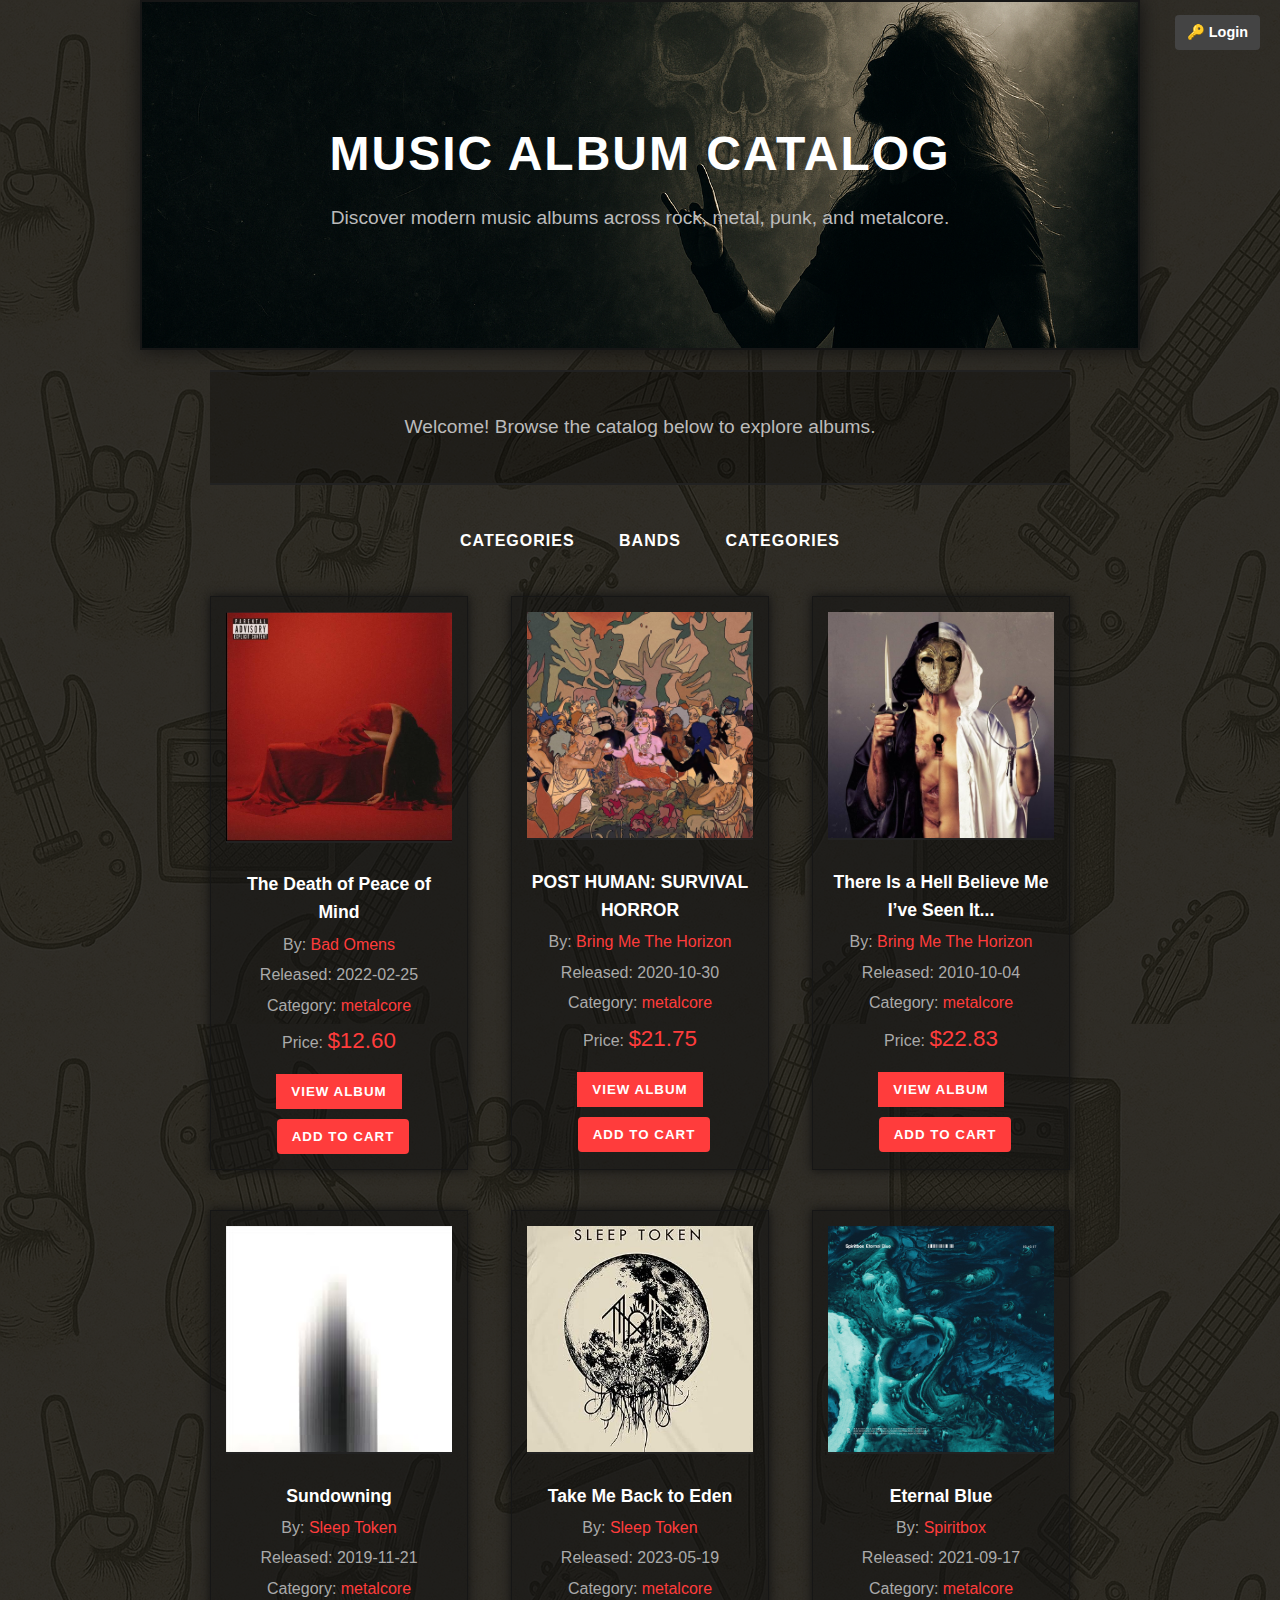
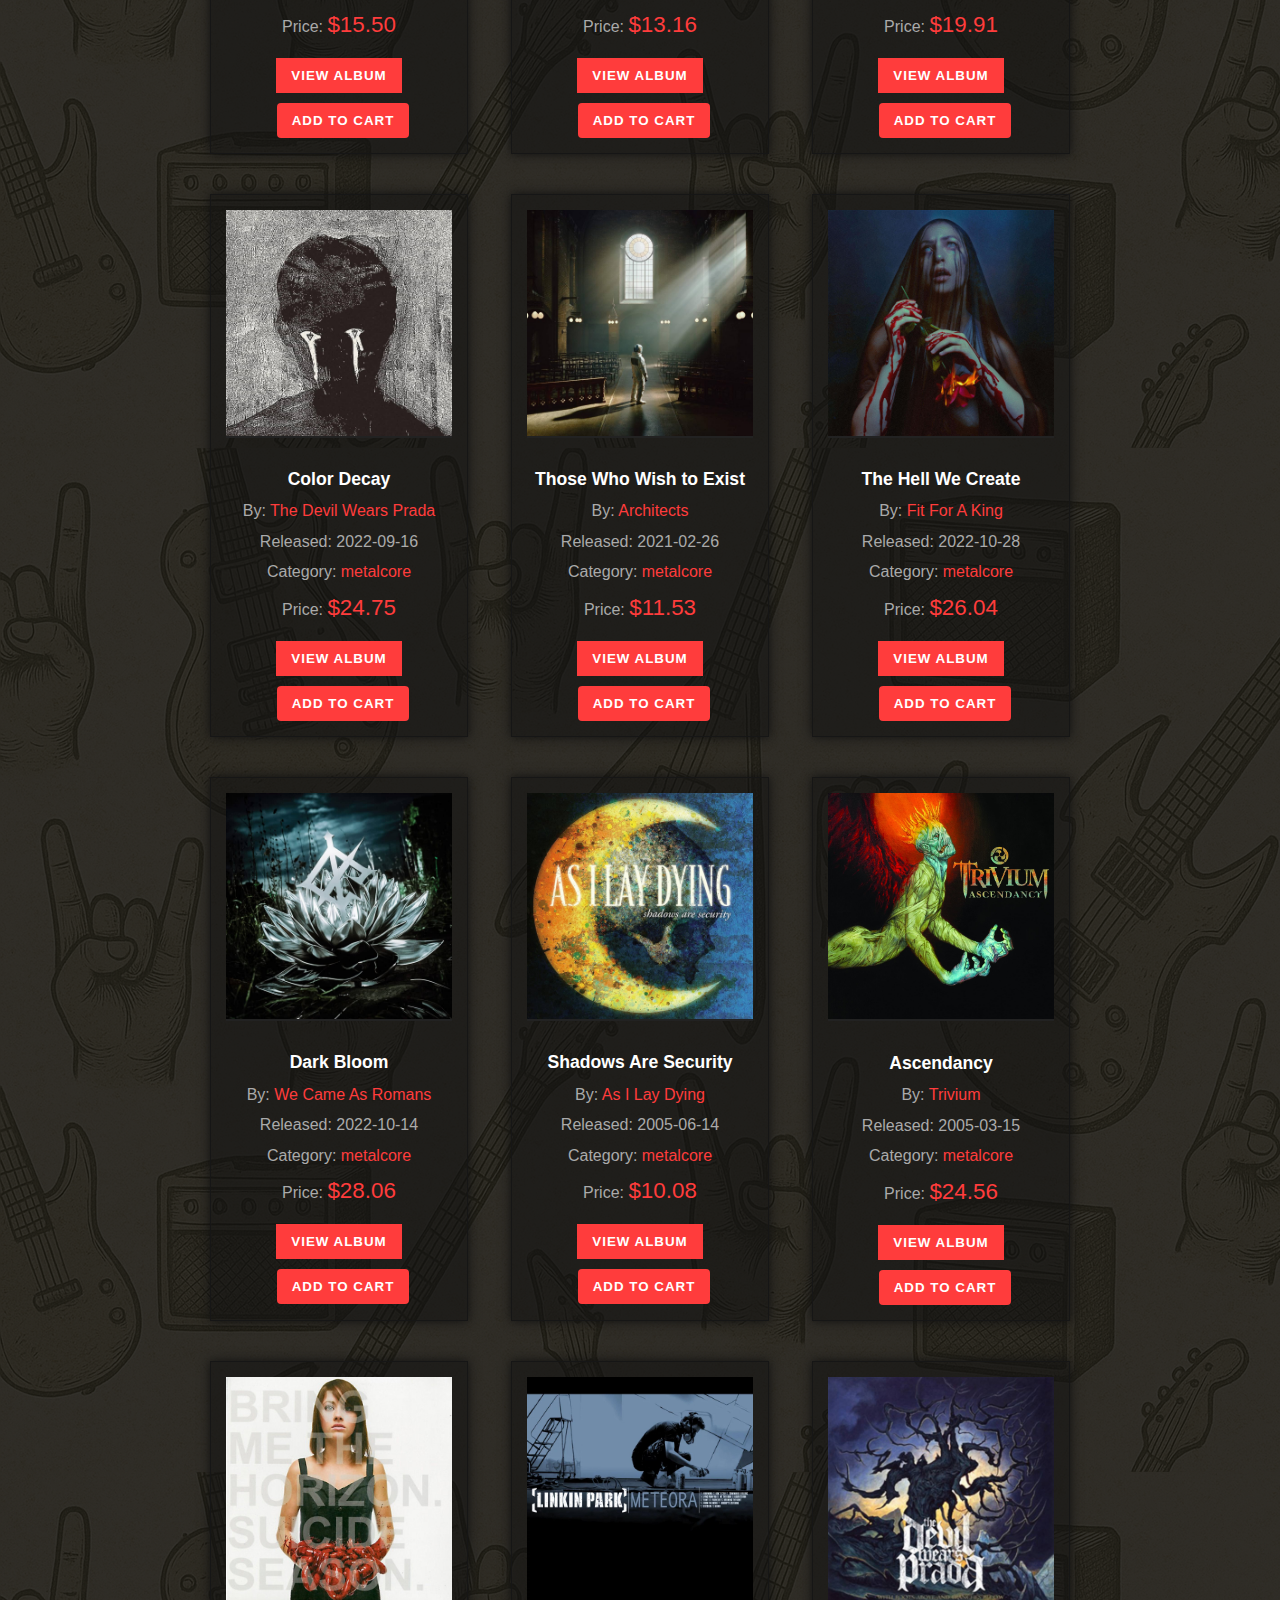
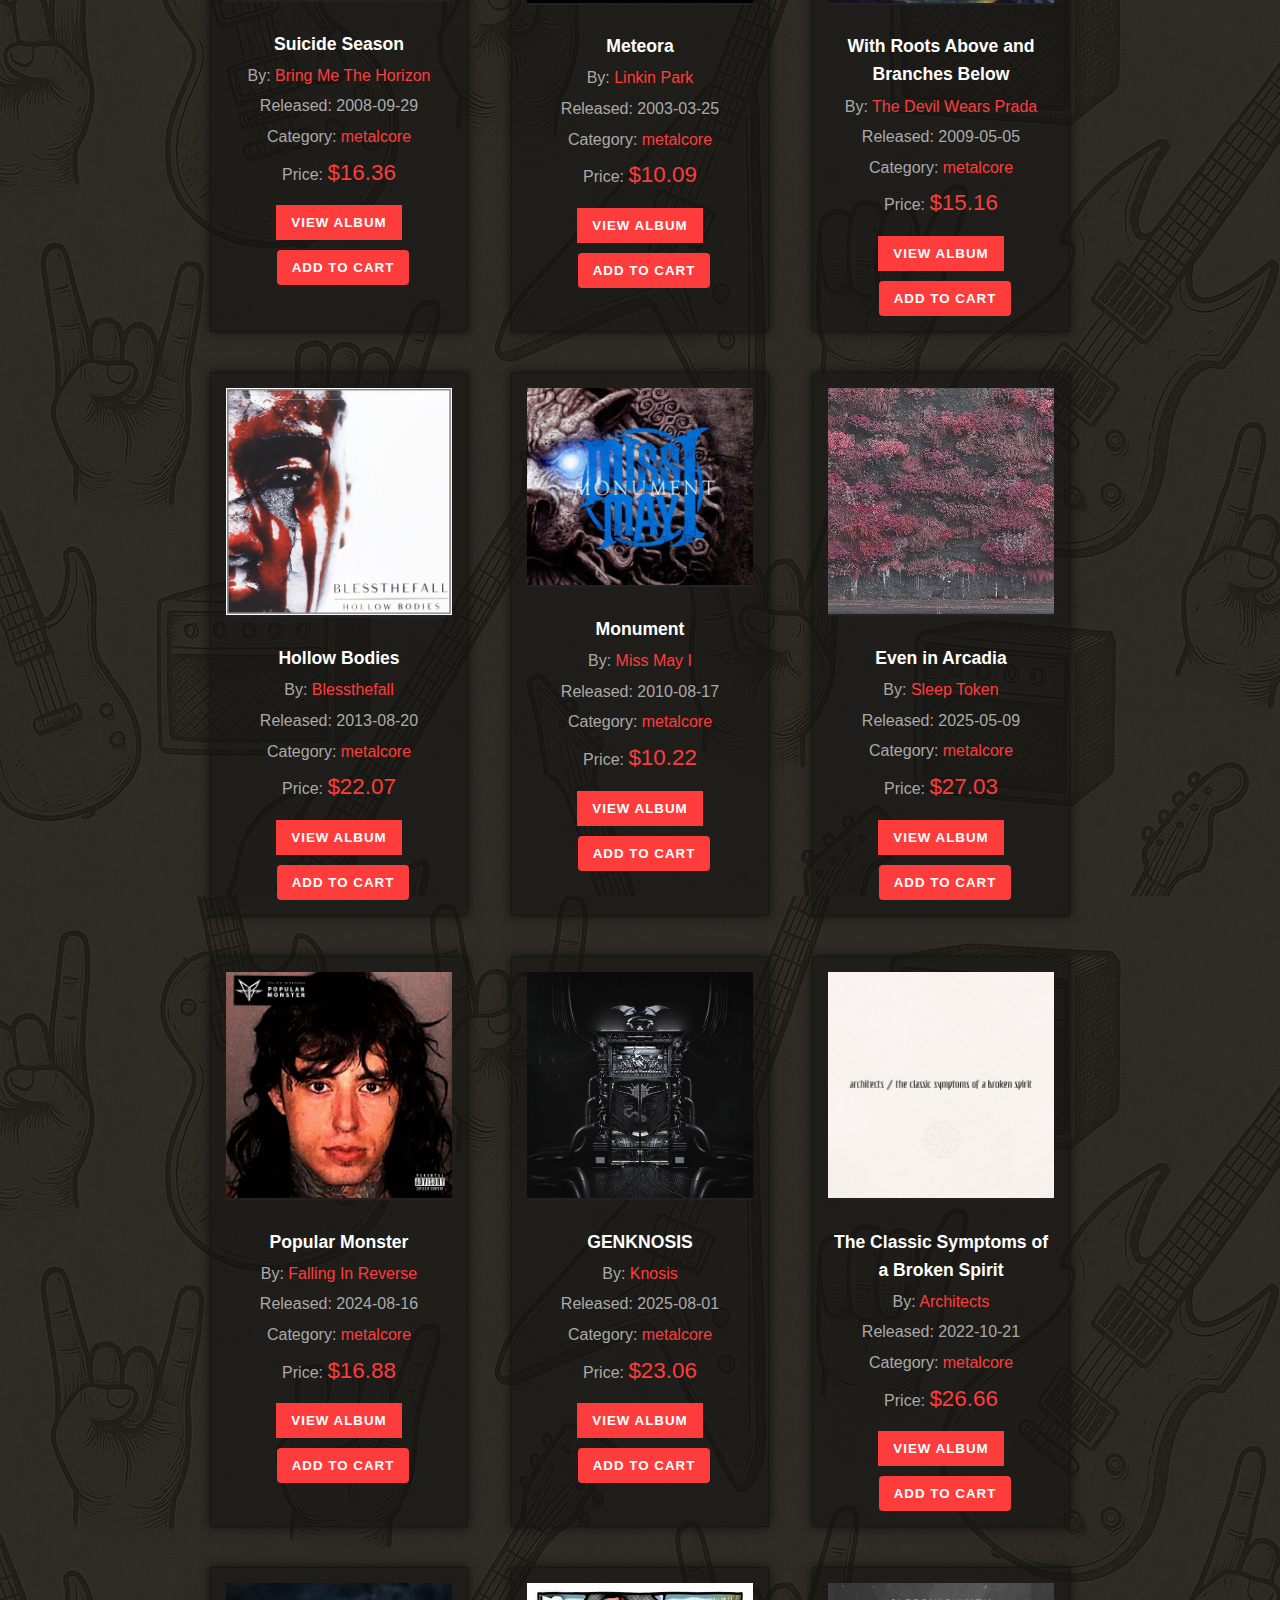
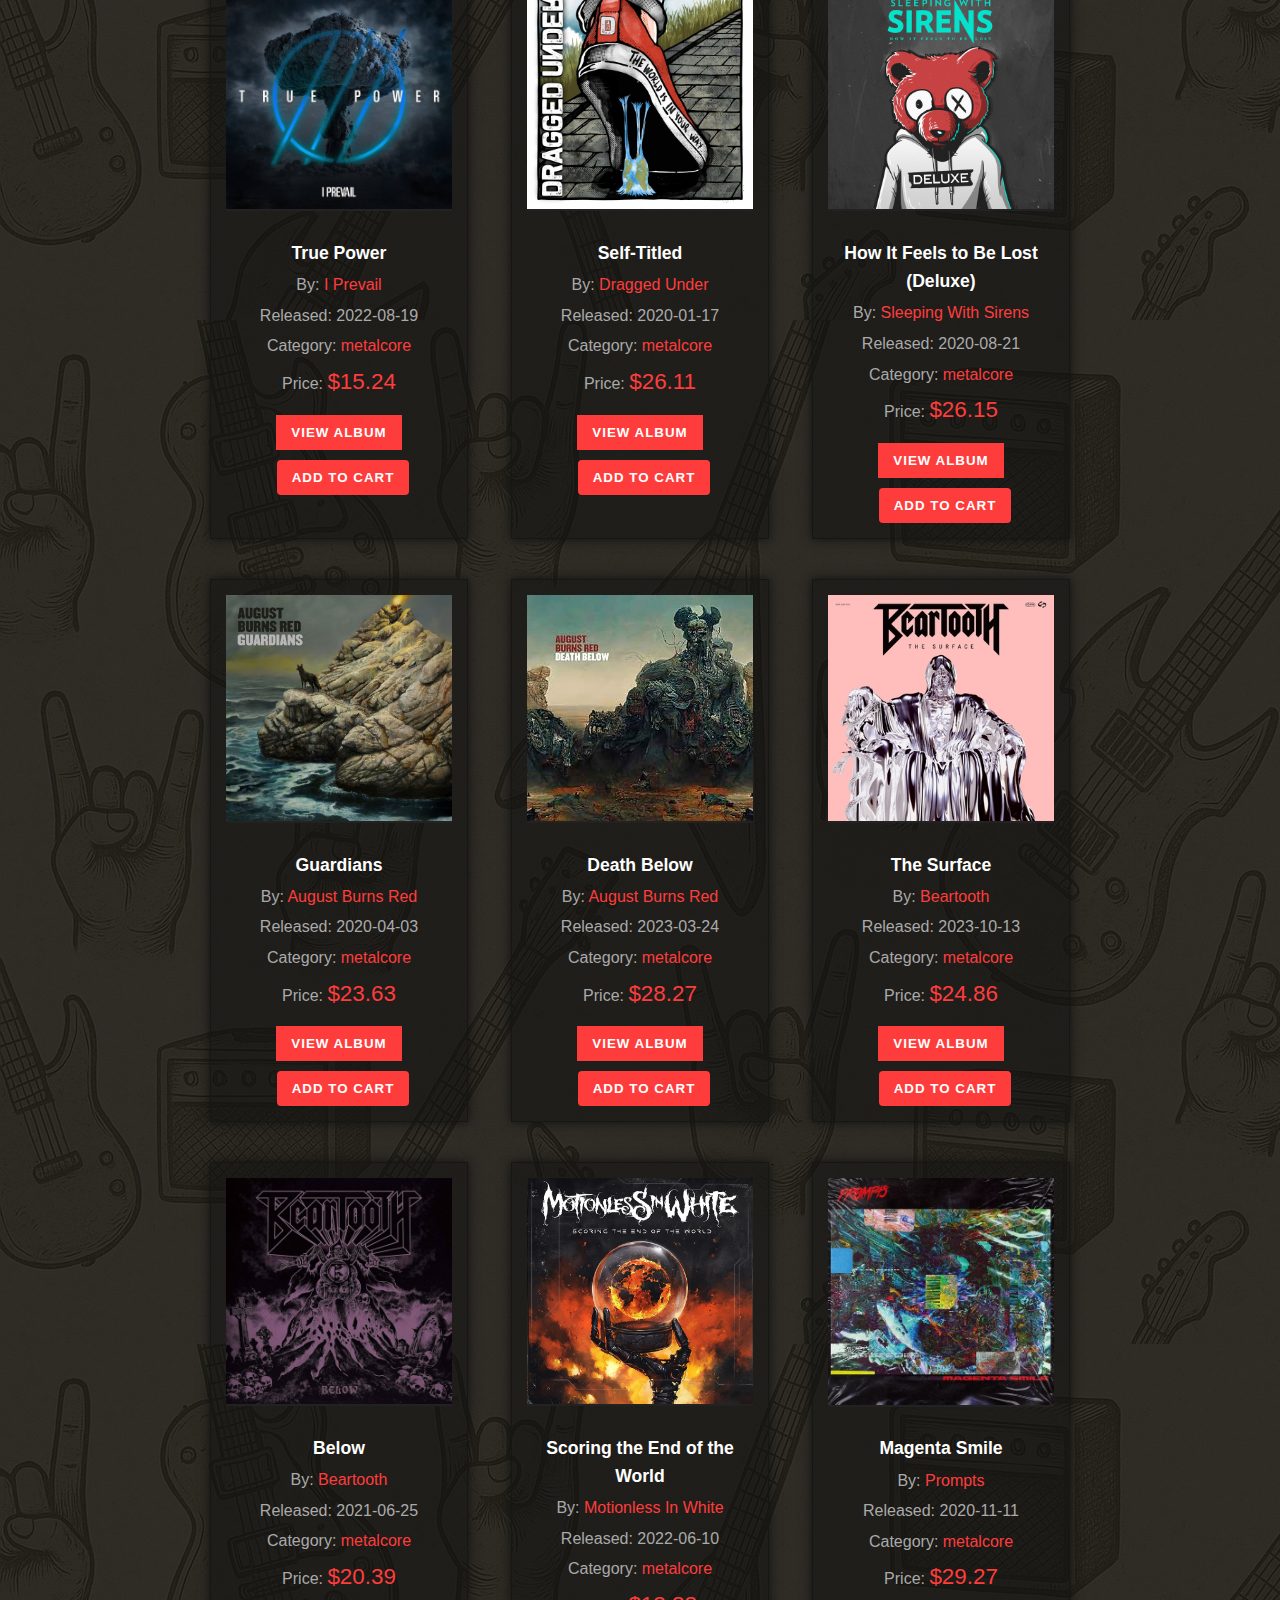
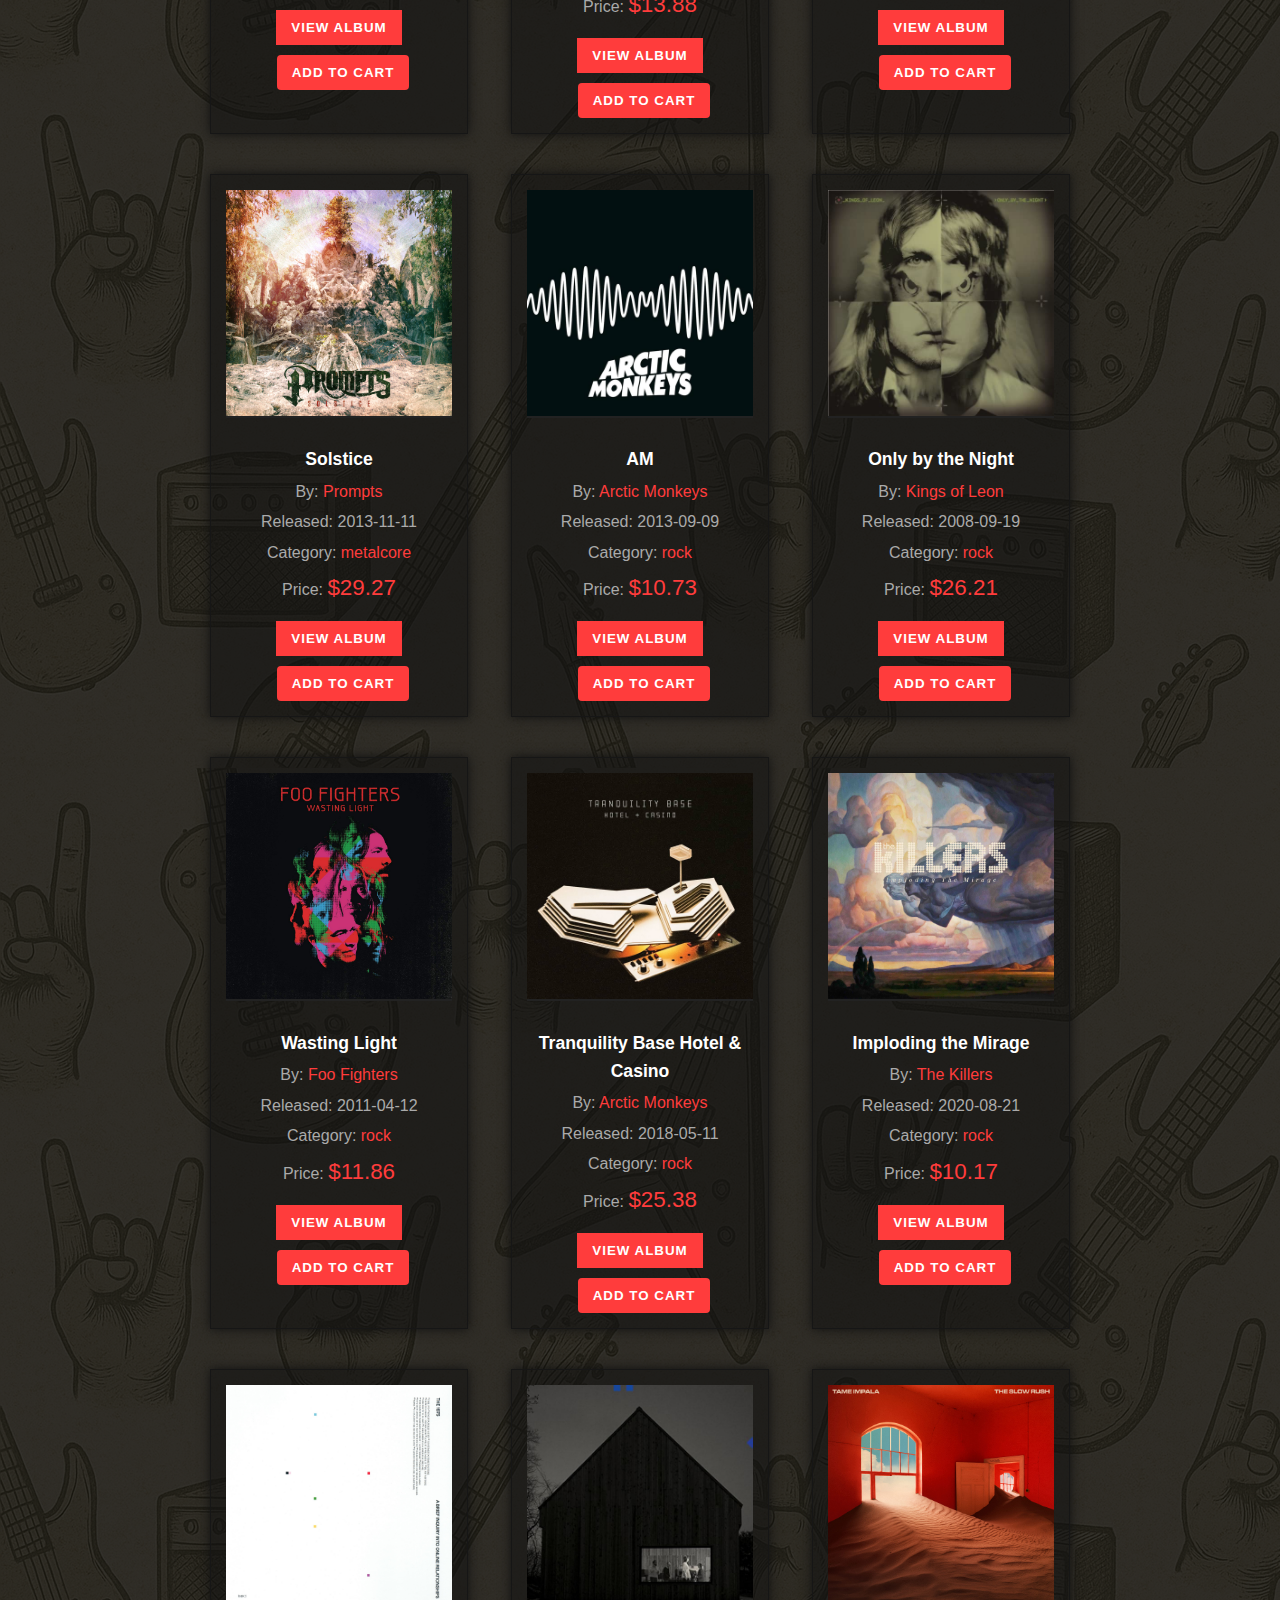
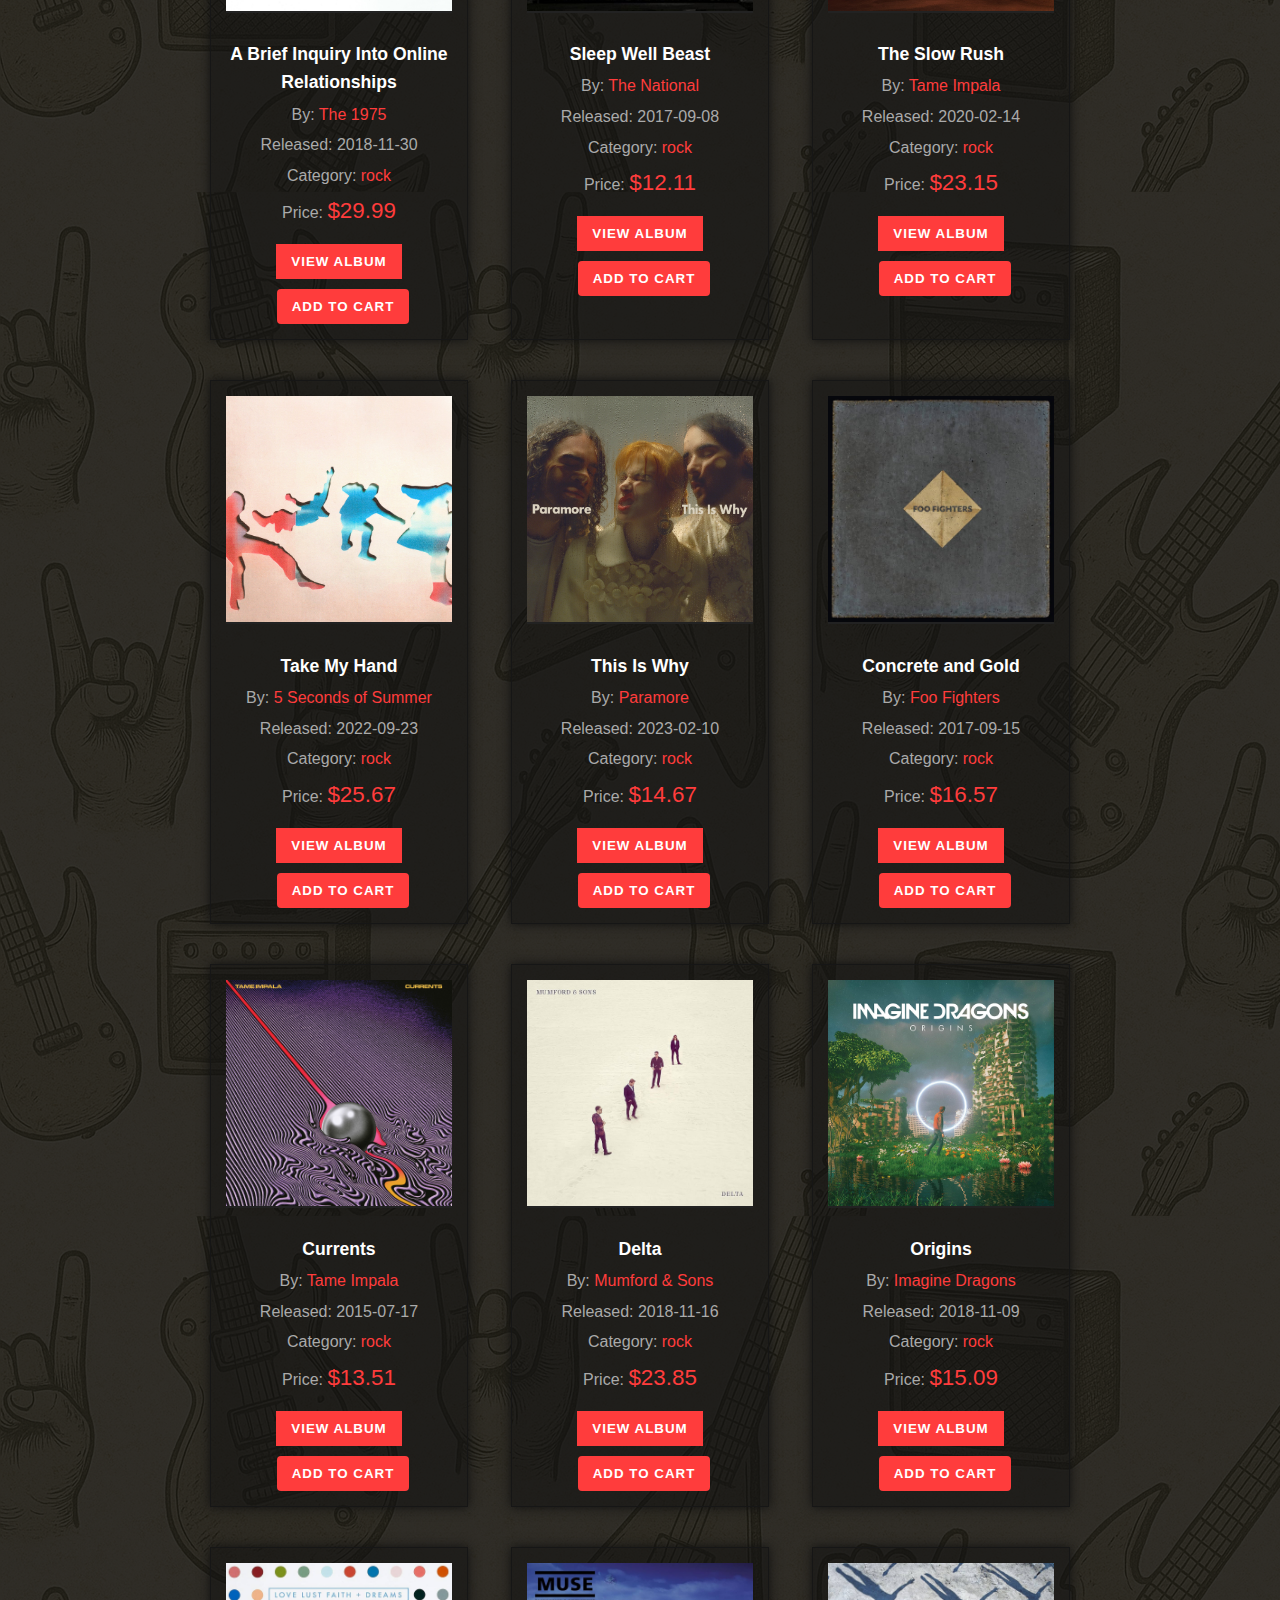
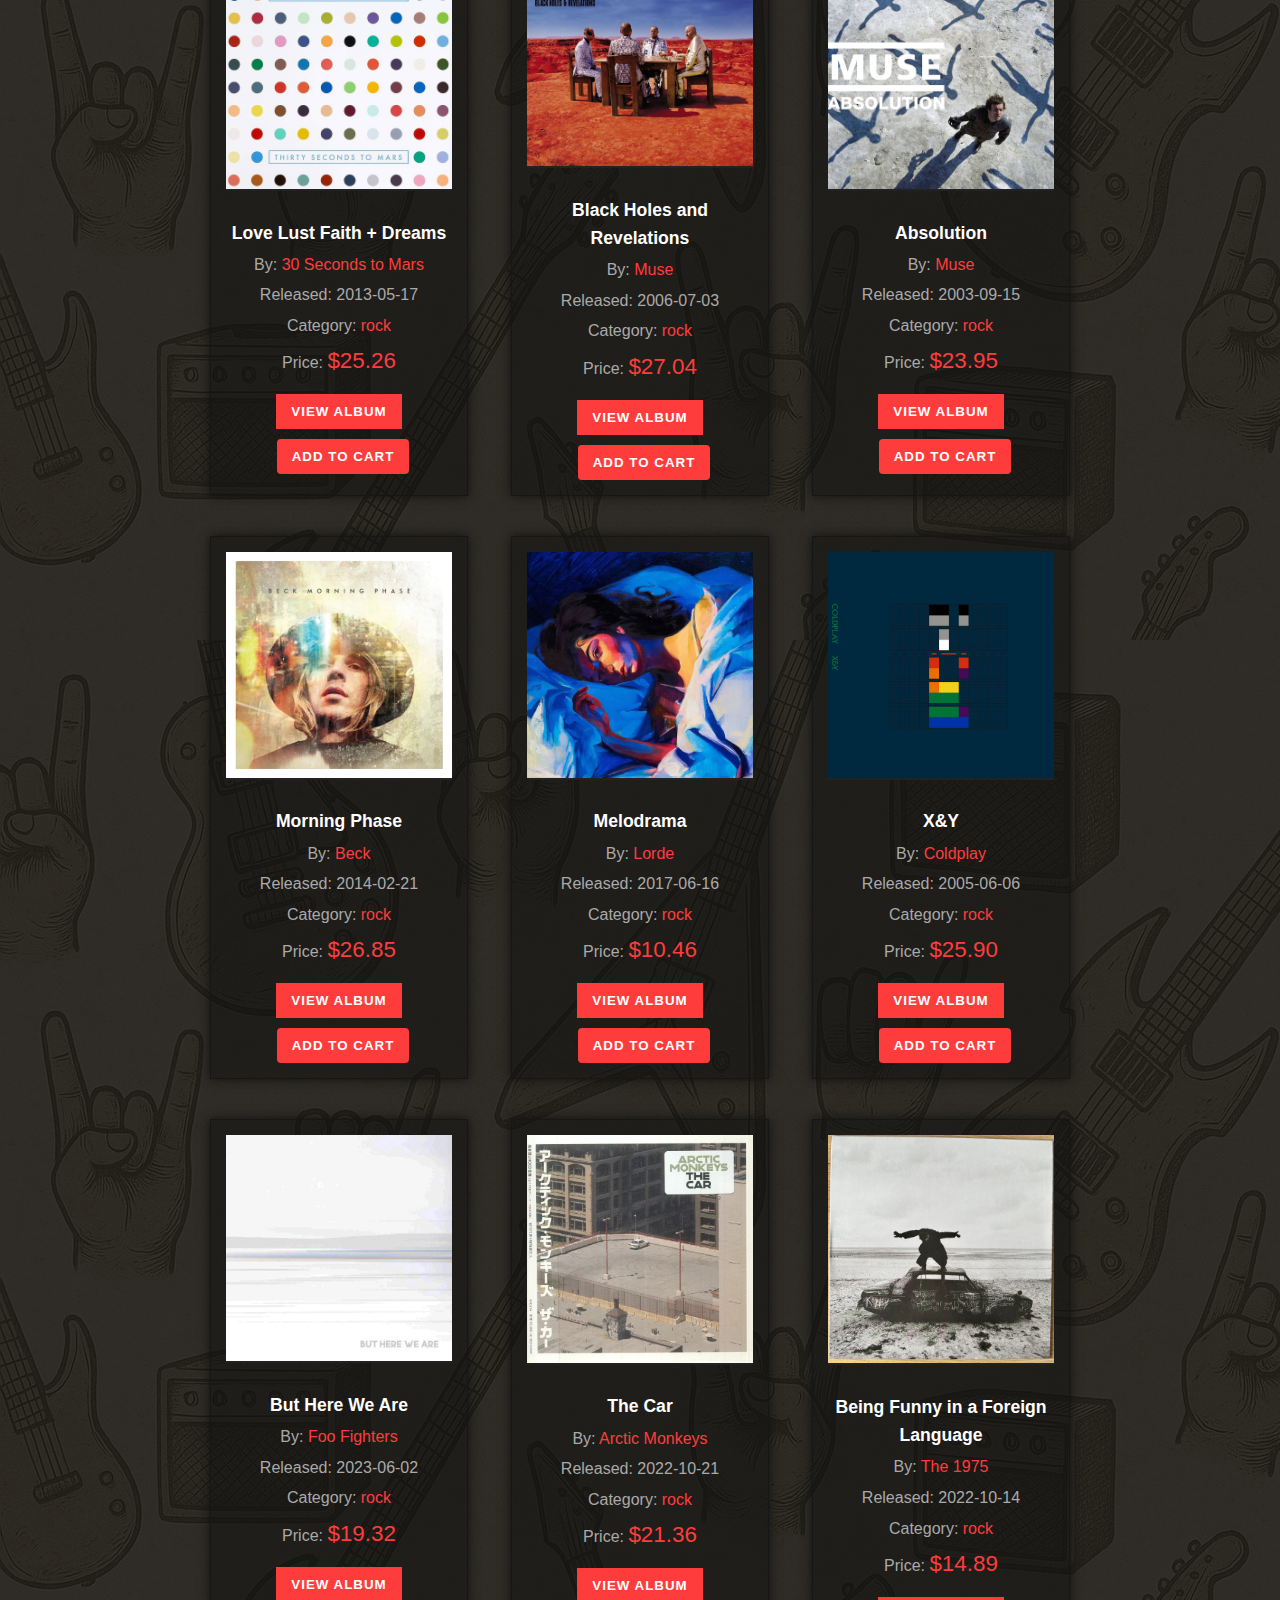
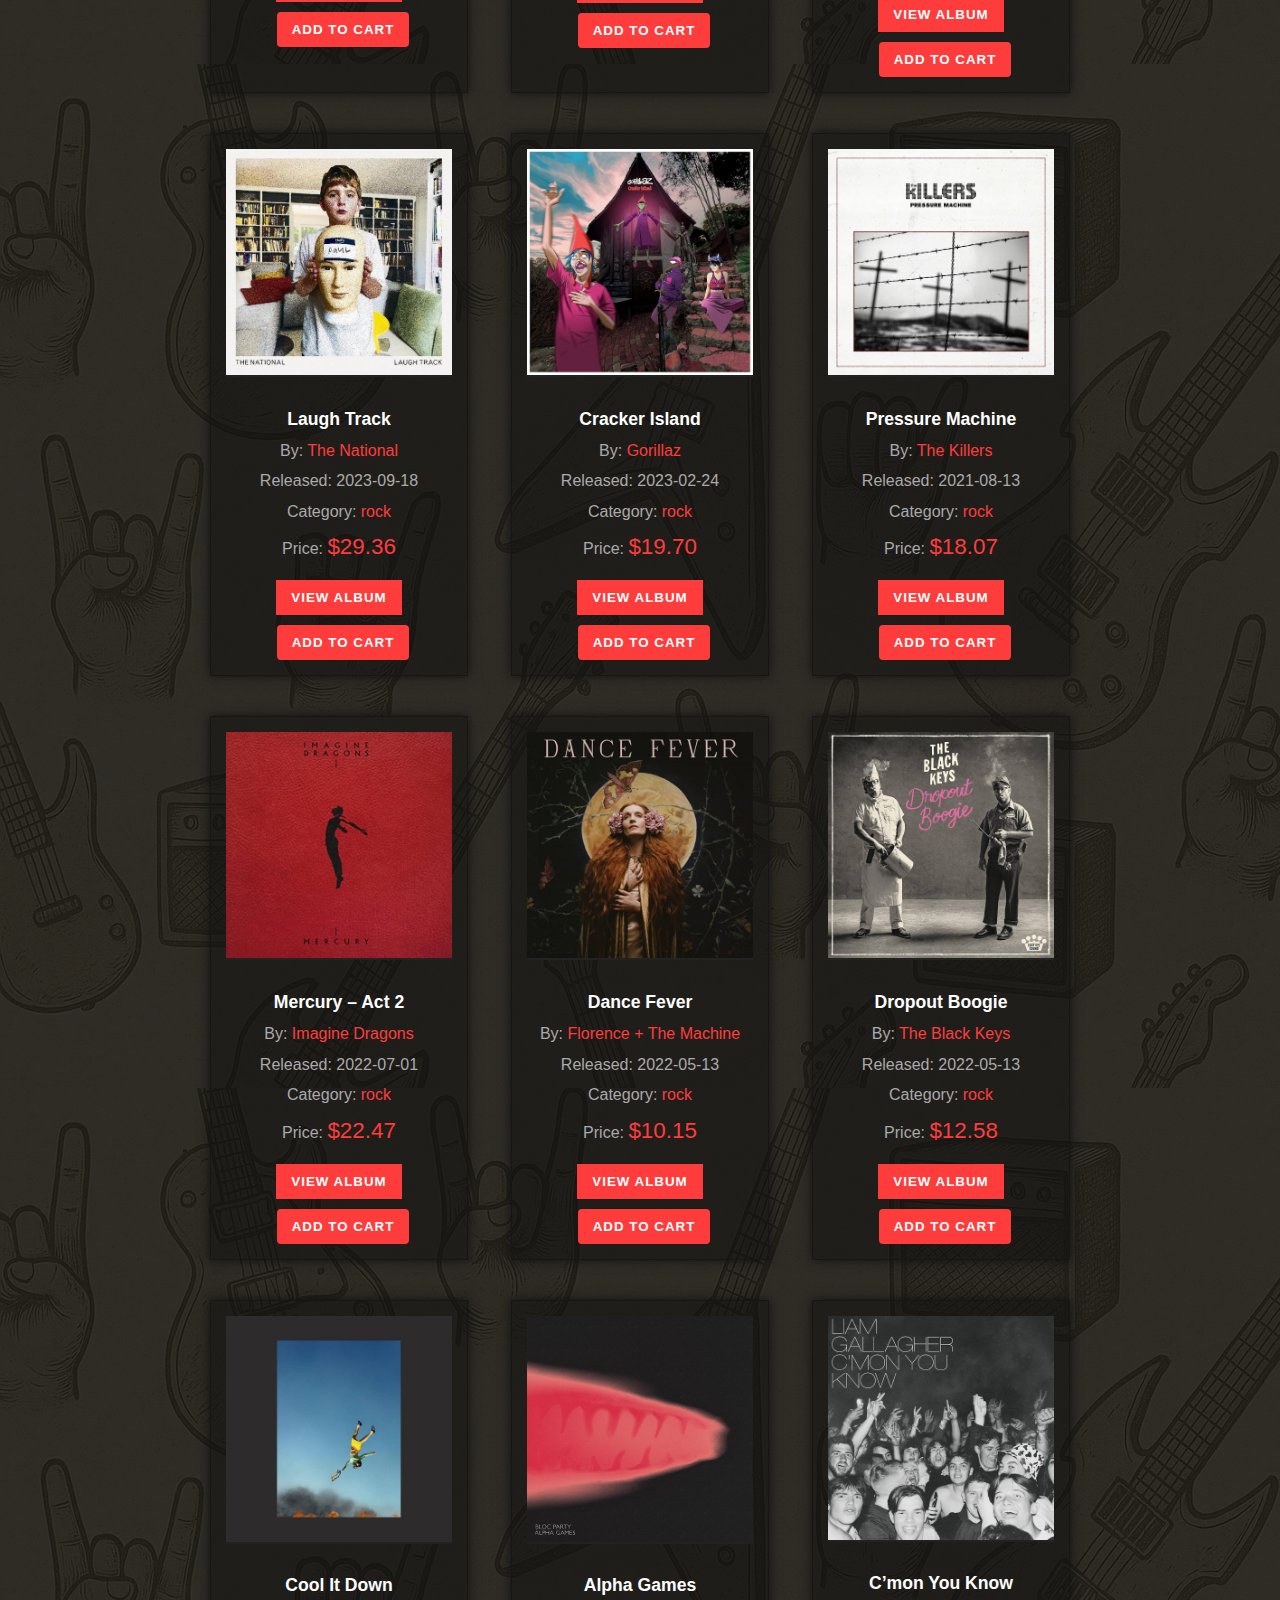
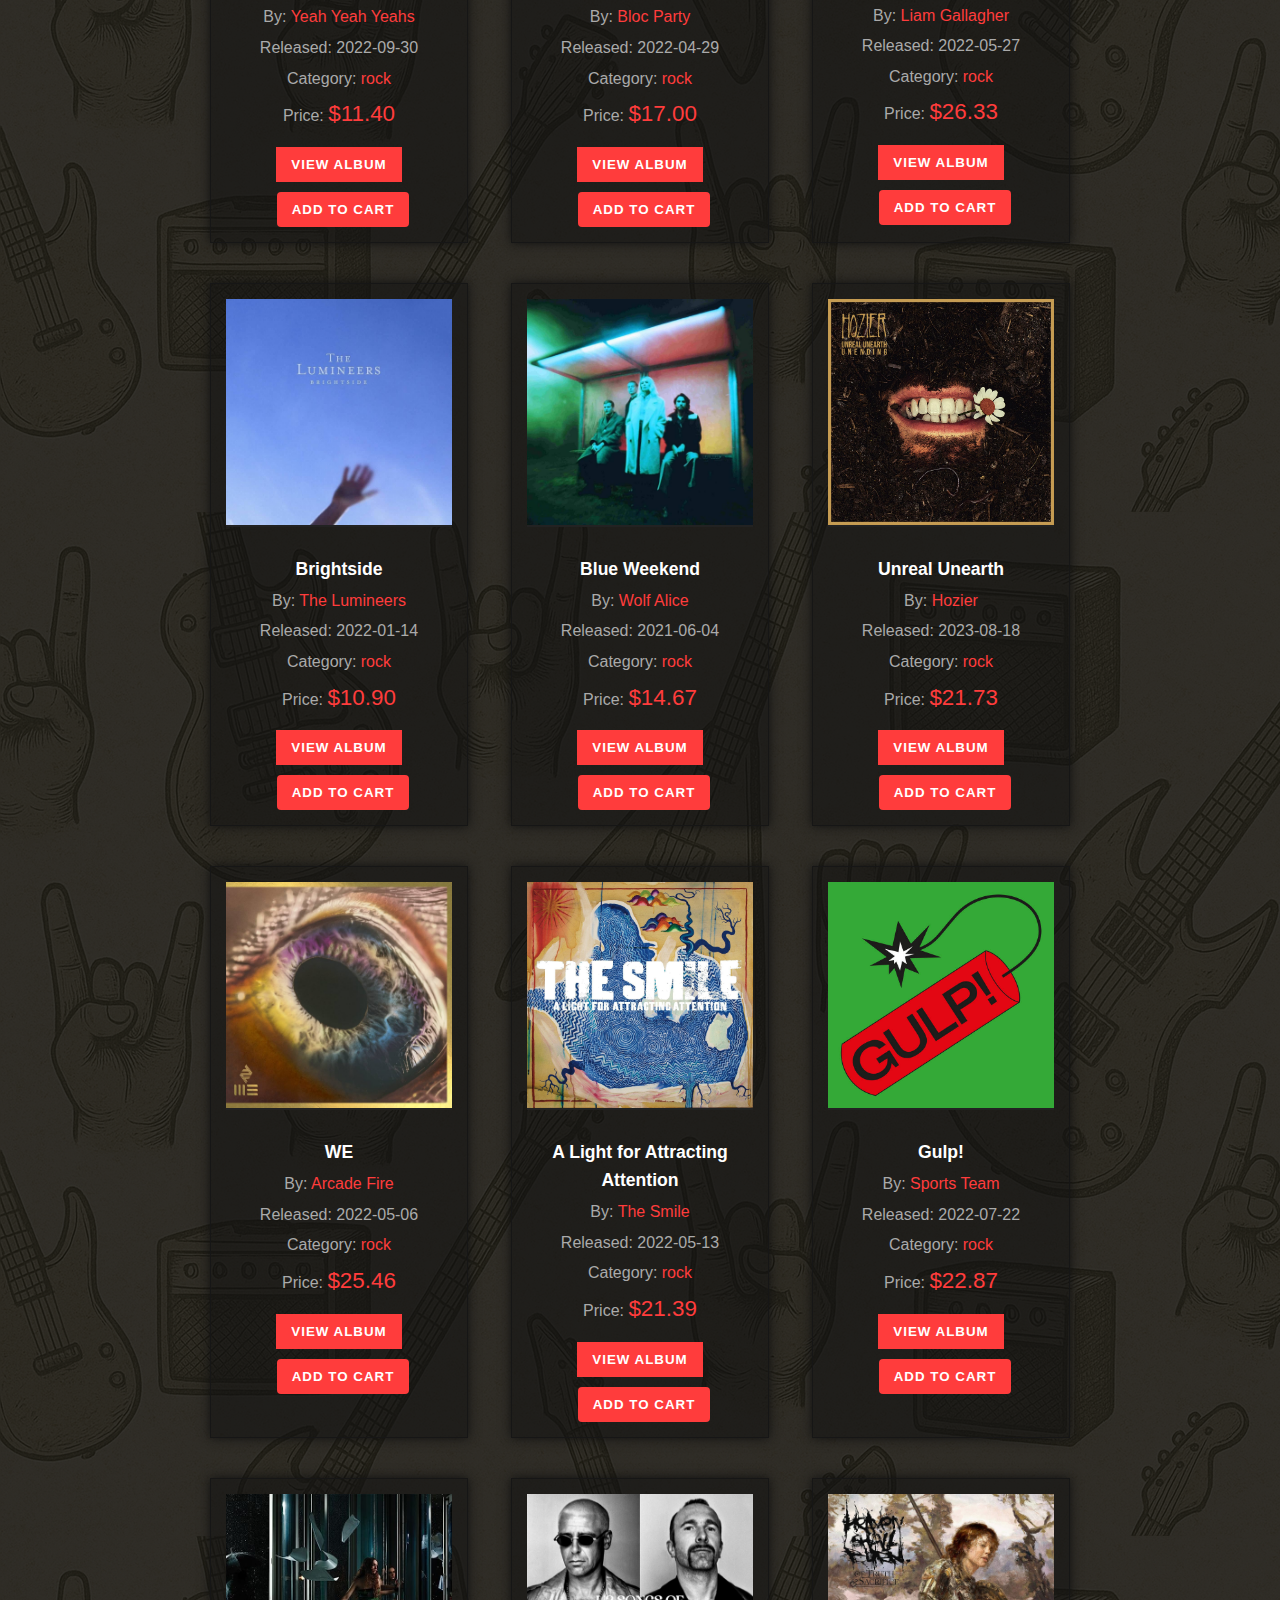
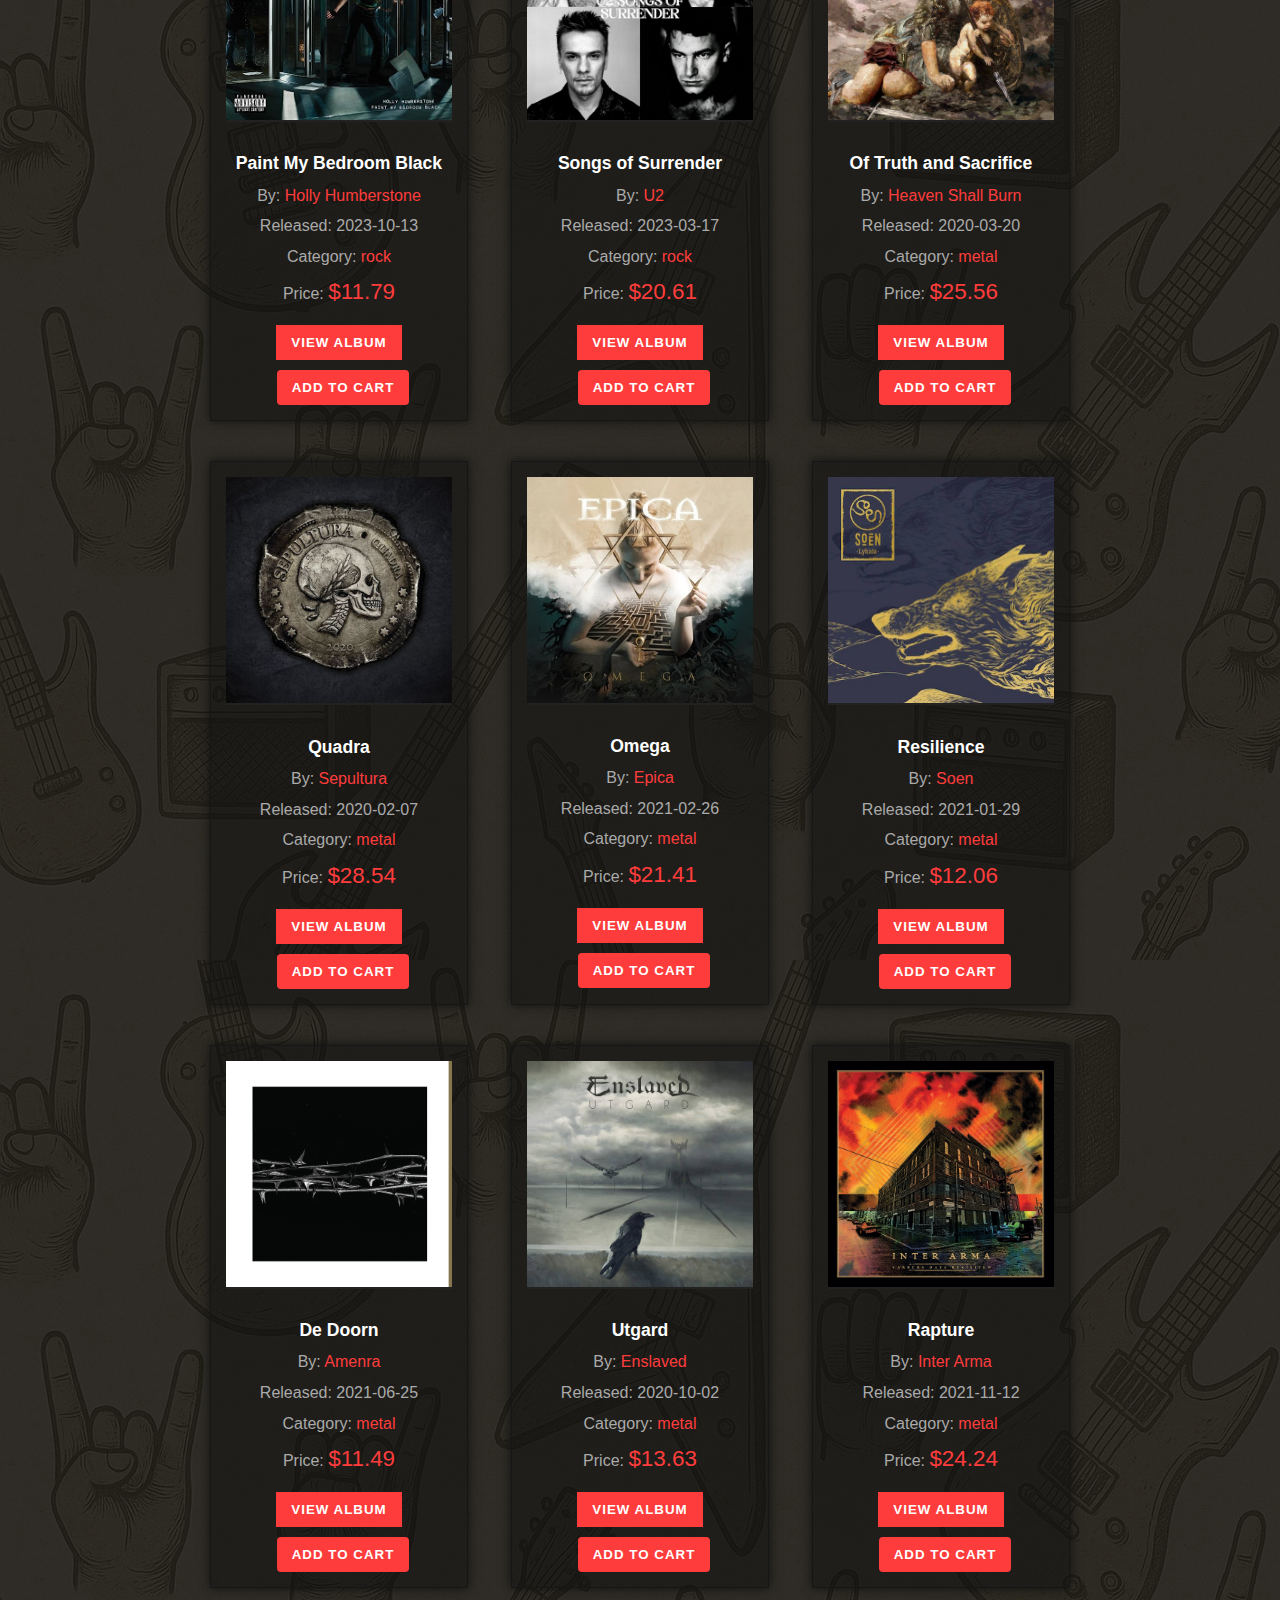
<file: index.html>
<!DOCTYPE html>
<html lang="en">

<head>
  <meta charset="UTF-8">
  <title>Music Album Catalog</title>
  <link rel="stylesheet" href="assets/css/styles.css">
  <script src="assets/js/session.js"></script>
  <script src="assets/js/cart.js"></script>
  <script type="text/javascript" src="//cdn.evgnet.com/beacon/i5568l55556pfu3vc3n3n3v091557685/fm_dev/scripts/evergage.min.js"></script>
</head>

<body>
  <header class="hero">
    <div class="hero-text">
      <h1>Music Album Catalog</h1>
      <p>Discover modern music albums across rock, metal, punk, and metalcore.</p>
    </div>
  </header>
  <div class="container">
    <section class="intro">
      <p>Welcome! Browse the catalog below to explore albums.</p>
    </section>

    <nav class="top-nav">
      <a href="category.html" class="home-button">Categories</a>
      <a href="bands.html" class="home-button">Bands</a>
      <a href="category.html" class="home-button">Categories</a>
      <div id="nav-right"></div>
      <div id="user-controls" class="user-controls"></div>
    </nav>
    <section class="catalog" id="catalog"></section>
  </div>

  <script src="data.js"></script>
  <script>
    const catalog = document.getElementById('catalog');
    albums.forEach((a, i) => {
      if (i % 3 === 0) {
        const row = document.createElement('div');
        row.className = 'row';
        catalog.appendChild(row);
      }
      const card = document.createElement('div');
      card.className = 'album-card';
      card.innerHTML = `
        <img src="${a.cover}" alt="${a.name}">
        <h3>${a.name}</h3>
        <p>By: <a href="band.html?name=${encodeURIComponent(a.band)}">${a.band}</a></p>
        <p>Released: ${a.releaseDate}</p>
        <p>Category: <a href="category/${a.category}.html">${a.category}</a></p>
        <p>Price: <span style="color:#ff3c3c;weight:bold;font-size:1.4em;">$${a.price}</span></p>
        <a href="albums/${a.id}.html"><button>View Album</button></a>
        <button class="cart-button" data-id="${a.id}">Add to Cart</button>
      `;
      catalog.lastChild.appendChild(card);
    });

    document.querySelectorAll('.cart-button').forEach(btn => {
      const albumId = btn.getAttribute('data-id');
      const cart = getCart();
      if (cart.includes(albumId)) {
        btn.textContent = "Remove from Cart";
        btn.classList.add("in-cart");
      }
      btn.addEventListener('click', () => toggleCart(albumId, btn));
    });
  </script>
</body>

</html>
</file>
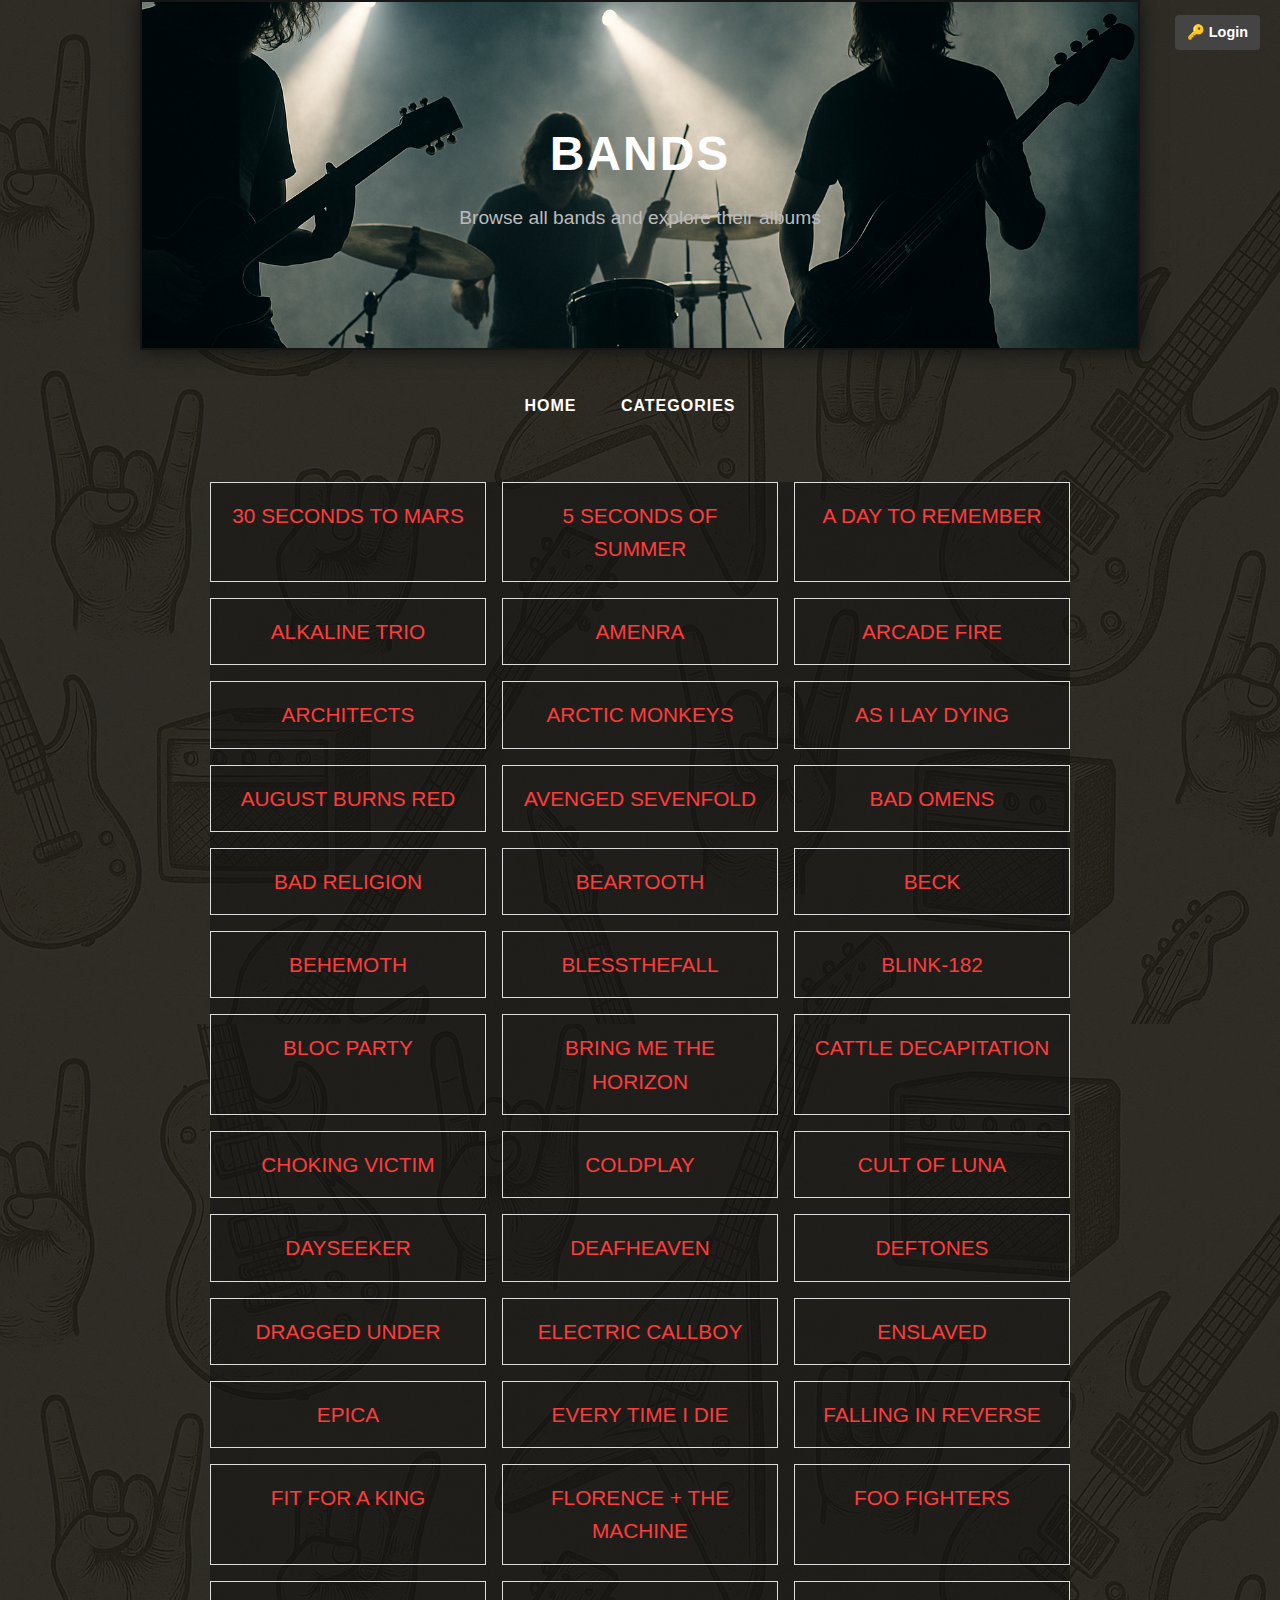
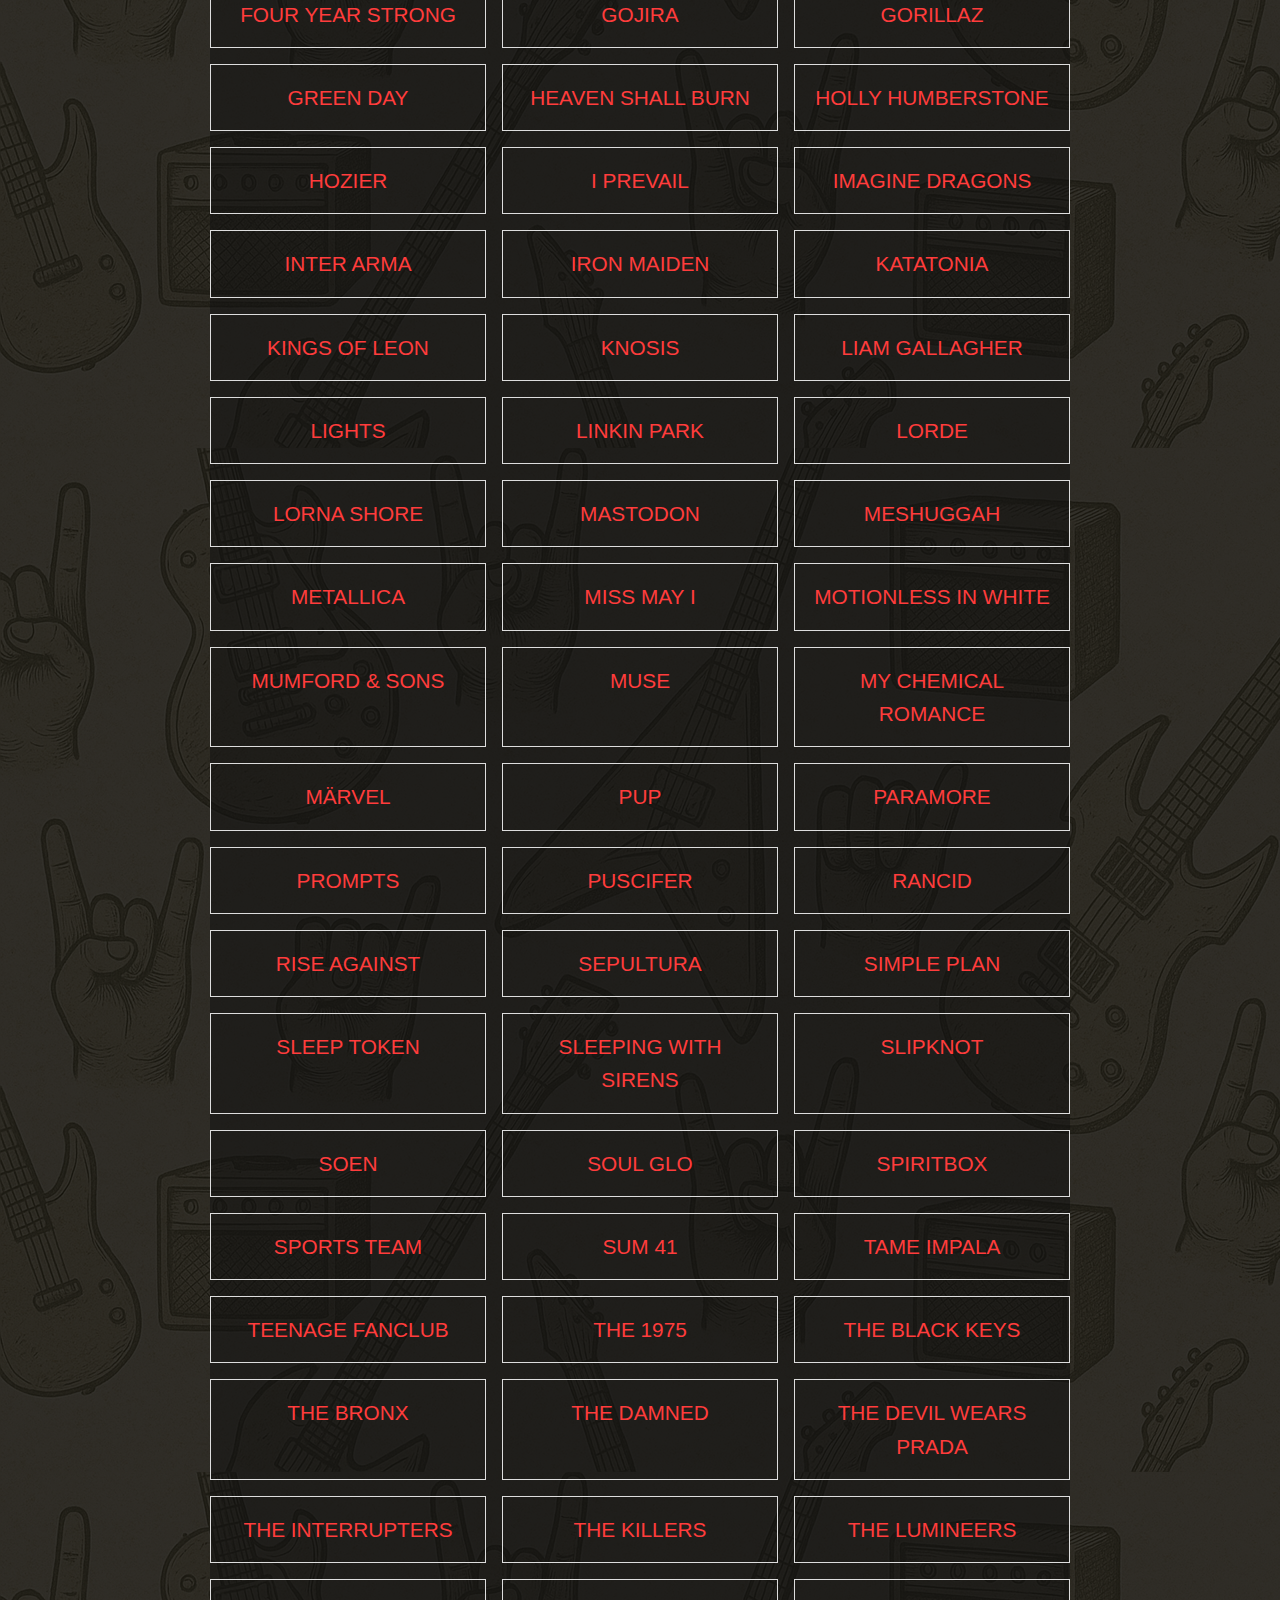
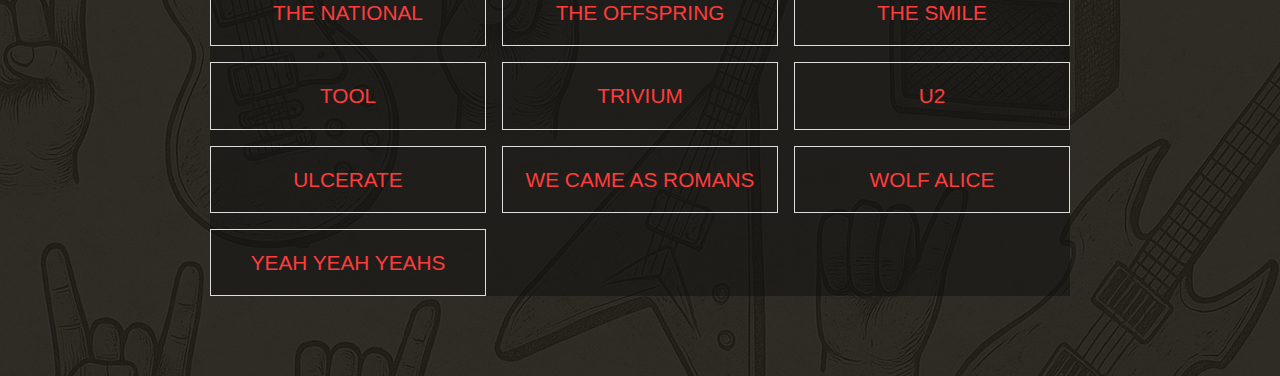
<file: bands.html>
<!-- bands.html -->
<!DOCTYPE html>
<html lang="en">
<head>
  <meta charset="UTF-8">
  <title>Bands</title>
  <link rel="stylesheet" href="assets/css/styles.css">
  <script src="assets/js/session.js"></script>
  <script type="text/javascript" src="//cdn.evgnet.com/beacon/i5568l55556pfu3vc3n3n3v091557685/fm_dev/scripts/evergage.min.js"></script>
</head>
<body>
  <header class="hero bands-hero">
    <div class="hero-text">
      <h1>Bands</h1>
      <p>Browse all bands and explore their albums</p>
    </div>
  </header>

  <nav class="top-nav">
    <a href="index.html" class="home-button">Home</a>
    <a href="category.html" class="home-button">Categories</a>
    <div id="nav-right"></div>
    <div id="user-controls" class="user-controls"></div>
  </nav>

  <div class="container">
    <ul id="band-list"></ul>
  </div>

  <script src="data.js"></script>
  <script>
    const bandList = document.getElementById('band-list');
    const bands = [...new Set(albums.map(a => a.band))].sort();

    bands.forEach(band => {
      const li = document.createElement('li');
      li.innerHTML = `<a href="band.html?name=${encodeURIComponent(band)}">${band}</a>`;
      bandList.appendChild(li);
    });
  </script>
</body>
</html>
</file>
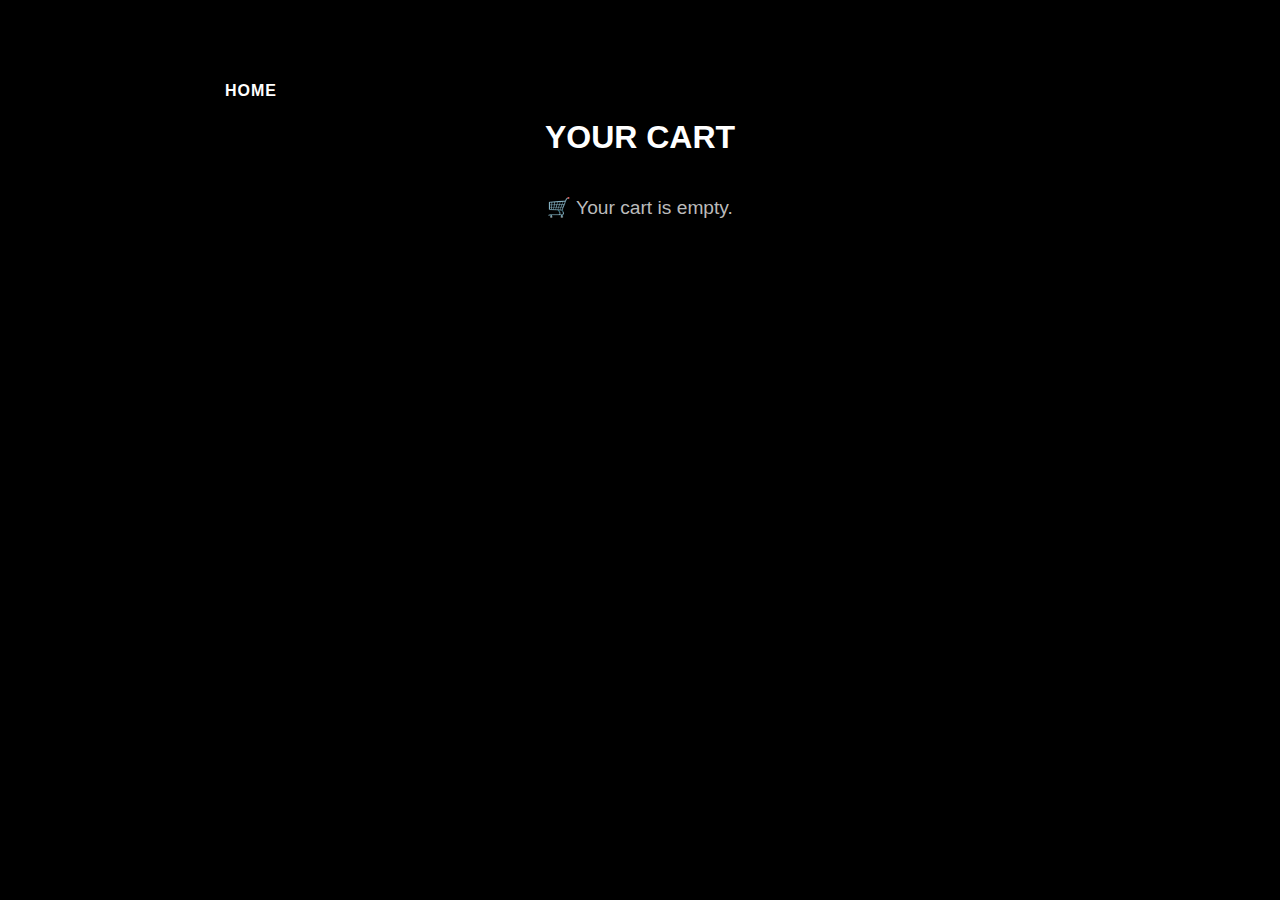
<file: cart.html>
<!DOCTYPE html>
<html lang="en">

<head>
  <meta charset="UTF-8">
  <title>Shopping Cart</title>
  <link rel="stylesheet" href="assets/css/styles.css">
  <style>
    body {
      background: #000;
      color: #fff;
      font-family: Arial, sans-serif;
      margin: 0;
      padding: 0;
    }

    .container {
      max-width: 900px;
      margin: 50px auto;
      padding: 20px;
    }

    h1 {
      text-align: center;
      color: #fff;
      margin-bottom: 30px;
      text-transform: uppercase;
    }

    .cart-list {
      display: flex;
      flex-direction: column;
      gap: 20px;
    }

    .cart-item {
      display: flex;
      align-items: center;
      background: #111;
      border: 1px solid #333;
      padding: 15px;
      border-radius: 6px;
      box-shadow: 0 0 10px #900;
    }

    .cart-item img {
      width: 100px;
      height: 100px;
      object-fit: cover;
      margin-right: 20px;
      border: 2px solid #333;
    }

    .cart-item-info {
      flex-grow: 1;
    }

    .cart-item-info h3 {
      margin: 0;
      font-size: 1.2em;
      color: #fff;
    }

    .cart-item-info p {
      margin: 4px 0;
      color: #bbb;
    }

    .remove-button {
      background: #900;
      padding: 8px 14px;
      color: #fff;
      font-weight: bold;
      text-transform: uppercase;
      border-radius: 4px;
      cursor: pointer;
      transition: background 0.3s ease;
    }

    .remove-button:hover {
      background: #cc0000;
    }

    .total {
      margin-top: 30px;
      text-align: right;
      font-size: 1.5em;
      color: #ff3c3c;
    }

    .empty-message {
      text-align: center;
      font-size: 1.2em;
      color: #bbb;
    }
  </style>
</head>

<body>
  <div class="container">
    <a href="index.html" class="home-button">Home</a>
    <h1>Your Cart</h1>
    <div id="cart" class="cart-list"></div>
    <div id="total" class="total"></div>
    <div id="checkout-container" style="text-align: right; margin-top: 20px;"></div>
  </div>

  <script src="data.js"></script>
  <script>
    // --- Cookie helpers ---
    function getCookie(name) {
      const value = `; ${document.cookie}`;
      const parts = value.split(`; ${name}=`);
      if (parts.length === 2) return decodeURIComponent(parts.pop().split(';').shift());
      return null;
    }

    function setCookie(name, value) {
      document.cookie = `${name}=${encodeURIComponent(value)}; path=/`;
    }

    function getCart() {
      const cart = getCookie('cart');
      return cart ? cart.split(',').filter(x => x) : [];
    }
    function saveCart(cart) {
      setCookie('cart', cart.join(','));
    }

    const cartContainer = document.getElementById('cart');
    const totalContainer = document.getElementById('total');
    let total_global = 0;

    function renderCart() {
      const cart = getCart();
      cartContainer.innerHTML = '';
      totalContainer.textContent = '';

      if (cart.length === 0) {
        cartContainer.innerHTML = '<p class="empty-message">🛒 Your cart is empty.</p>';
        return;
      }

      let total = 0;

      cart.forEach(id => {
        const album = albums.find(a => a.id === id);
        if (!album) return;

        total += parseFloat(album.price);

        const item = document.createElement('div');
        item.classList.add('cart-item');
        item.setAttribute('data-id', album.id);
        item.innerHTML = `
          <img src="${album.cover}" alt="${album.name}">
          <div class="cart-item-info">
            <h3>${album.name}</h3>
            <p>${album.band}</p>
            <p class="item-price">$ ${album.price}</p>
          </div>
          <button class="remove-button" data-id="${album.id}">Remove</button>
        `;

        cartContainer.appendChild(item);
      });

      totalContainer.textContent = 'Total: $' + total.toFixed(2);
      let total_global = total;

      document.querySelectorAll('.remove-button').forEach(btn => {
        btn.addEventListener('click', () => {
          const id = btn.getAttribute('data-id');
          let cart = getCart();
          cart = cart.filter(item => item !== id);
          saveCart(cart);
          renderCart();
        });
      });

      const checkoutContainer = document.getElementById('checkout-container');
      checkoutContainer.innerHTML = ""; // Clear old buttons

      const checkoutBtn = document.createElement('button');
      checkoutBtn.textContent = "💳 Checkout";
      checkoutBtn.classList.add('checkout-button');
      checkoutBtn.id = "checkoutBtn";
      checkoutBtn.addEventListener('click', () => {
        const cartItems = getCart().map(id => albums.find(a => a.id === id));
        console.log("🛒 Checkout items:");
        cartItems.forEach(item => {
          console.log(`${item.band} - ${item.name} ($${item.price})`);
        });
        console.log("Total: $" + total.toFixed(2));
        window.location.reload()
      });

      checkoutContainer.appendChild(checkoutBtn);
    }

    renderCart();
  </script>
  <script type="text/javascript" src="//cdn.evgnet.com/beacon/i5568l55556pfu3vc3n3n3v091557685/fm_dev/scripts/evergage.min.js"></script>
</body>

</html>
</file>
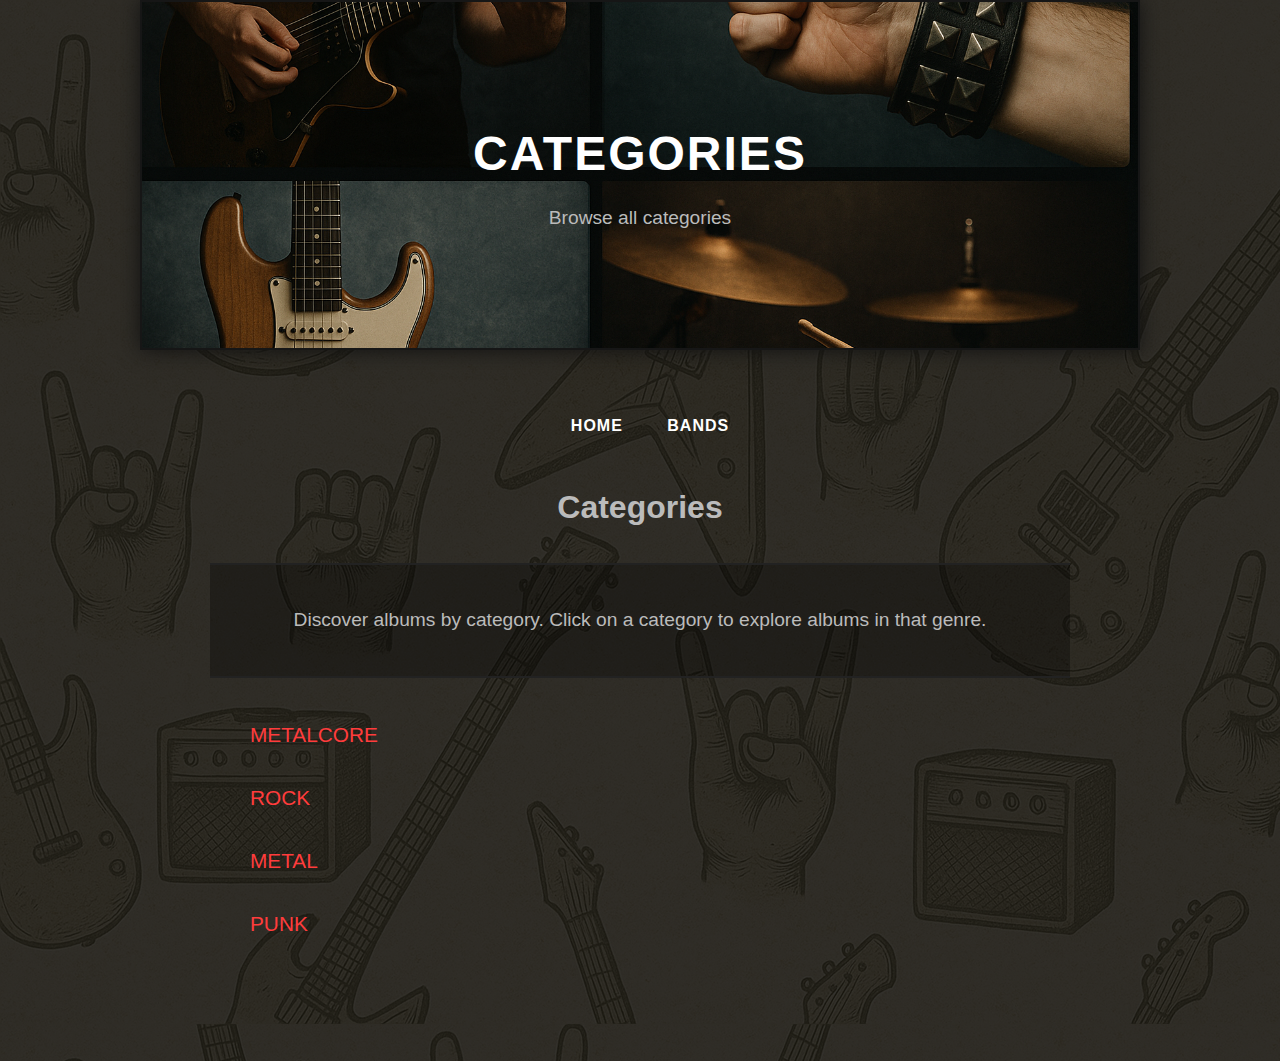
<file: category.html>
<!DOCTYPE html>
<html lang="en">

<head>
  <meta charset="UTF-8">
  <title>Genres</title>
  <link rel="stylesheet" href="assets/css/styles.css">
  <script src="assets/js/session.js"></script>
  <script type="text/javascript" src="//cdn.evgnet.com/beacon/i5568l55556pfu3vc3n3n3v091557685/fm_dev/scripts/evergage.min.js"></script>
</head>

<body>
  <header class="hero categories-hero">
    <div class="hero-text">
      <h1>Categories</h1>
      <p>Browse all categories</p>
    </div>
  </header>
  <div class="container">
    <nav class="top-nav">
      <a href="index.html" class="home-button">Home</a>
      <a href="bands.html" class="home-button">Bands</a>
      <div id="nav-right"></div>
    </nav>
    <h1 style="color: #bbb; margin-bottom: 30px;">Categories</h1>
    <section class="intro">
      <p>Discover albums by category. Click on a category to explore albums in that genre.</p>
    </section>
    <ul style="display: flex; flex-direction: column;">
      <li><a href="category/metalcore.html">Metalcore</a></li>
      <li><a href="category/rock.html">Rock</a></li>
      <li><a href="category/metal.html">Metal</a></li>
      <li><a href="category/punk.html">Punk</a></li>
    </ul>
  </div>
</body>

</html>
</file>
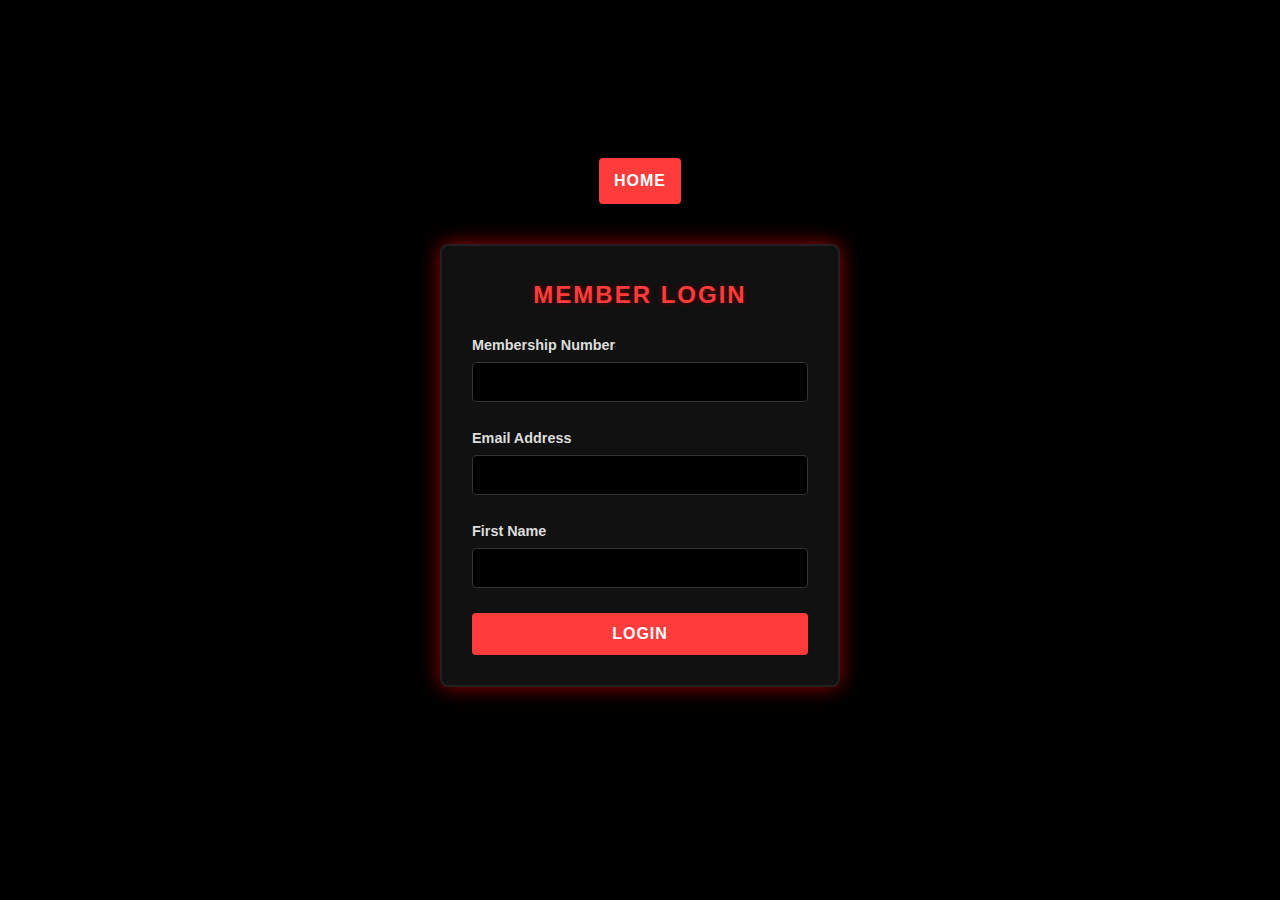
<file: login.html>
<!DOCTYPE html>
<html lang="en">
<head>
  <meta charset="UTF-8">
  <title>Login</title>
  <link rel="stylesheet" href="assets/css/styles.css">
  <style>
    body {
      background: #000;
      color: #fff;
      font-family: 'Arial', sans-serif;
      display: flex;
      align-items: center;
      justify-content: center;
      height: 100vh;
      margin: 0;
    }

    .login-box {
      background: #111;
      border: 2px solid #222;
      box-shadow: 0 0 20px #900;
      padding: 30px;
      width: 400px;
      text-align: center;
      border-radius: 8px;
    }

    .login-box h2 {
      margin-bottom: 20px;
      text-transform: uppercase;
      letter-spacing: 2px;
      color: #ff3c3c;
      text-shadow: 0 0 5px #600;
    }

    .login-box label {
      display: block;
      margin: 10px 0 5px;
      text-align: left;
      font-weight: bold;
      font-size: 0.9em;
      color: #ddd;
    }

    .login-box input {
      width: 100%;
      padding: 10px;
      background: #000;
      border: 1px solid #333;
      color: #fff;
      border-radius: 4px;
      font-size: 1em;
      margin-bottom: 15px;
    }

    .login-box input:focus {
      border-color: #ff3c3c;
      outline: none;
      box-shadow: 0 0 8px #900;
    }

    .login-box button {
      width: 100%;
      padding: 12px;
      background: #ff3c3c;
      border: none;
      color: #fff;
      font-weight: bold;
      font-size: 1em;
      text-transform: uppercase;
      border-radius: 4px;
      cursor: pointer;
      transition: background 0.3s ease, transform 0.2s ease;
    }

    .login-box button:hover {
      background: #cc0000;
      transform: scale(1.05);
    }

    #error {
      margin-top: 10px;
      font-size: 0.9em;
      color: #ff6666;
      display: none;
    }
  </style>
</head>
<body style="display: flex; flex-direction: column;">
  <script type="text/javascript" src="//cdn.evgnet.com/beacon/i5568l55556pfu3vc3n3n3v091557685/fm_dev/scripts/evergage.min.js"></script>
  <a href="index.html" class="login-home-button">Home</a>
  <div class="login-box">
    <h2>Member Login</h2>
    <form id="loginForm">
      <label for="membership">Membership Number</label>
      <input type="text" id="membership" name="membership" required>

      <label for="email">Email Address</label>
      <input type="email" id="email" name="email" required>

      <label for="first-name">First Name</label>
      <input type="text" id="first-name" name="first-name" required>

      <button class="submit-login" type="submit">Login</button>
    </form>
    <p id="error">Invalid email format.</p>
  </div>

  <script>
    function setCookie(name, value) {
      document.cookie = `${name}=${encodeURIComponent(value)}; path=/`
    }

    document.getElementById('loginForm').addEventListener('submit', function(e) {
      e.preventDefault();

      const membership = document.getElementById('membership').value.trim();
      const email = document.getElementById('email').value.trim();
      const firstName = document.getElementById('first-name').value.trim();
      const error = document.getElementById('error');
      console.log(membership)
      console.log(email)

      const emailRegex = /^[a-zA-Z0-9._%+-]+@[a-zA-Z0-9.-]+\.[a-zA-Z]{2,}$/;
      if (!emailRegex.test(email)) {
        error.style.display = 'block';
        return;
      } else {
        error.style.display = 'none';
      }

      setCookie('membership', membership);
      setCookie('email', email);
      setCookie('firstName', firstName);
      setCookie('loggedIn', 'true');

      window.location.href = 'index.html';
    });
  </script>
</body>
</html>
</file>
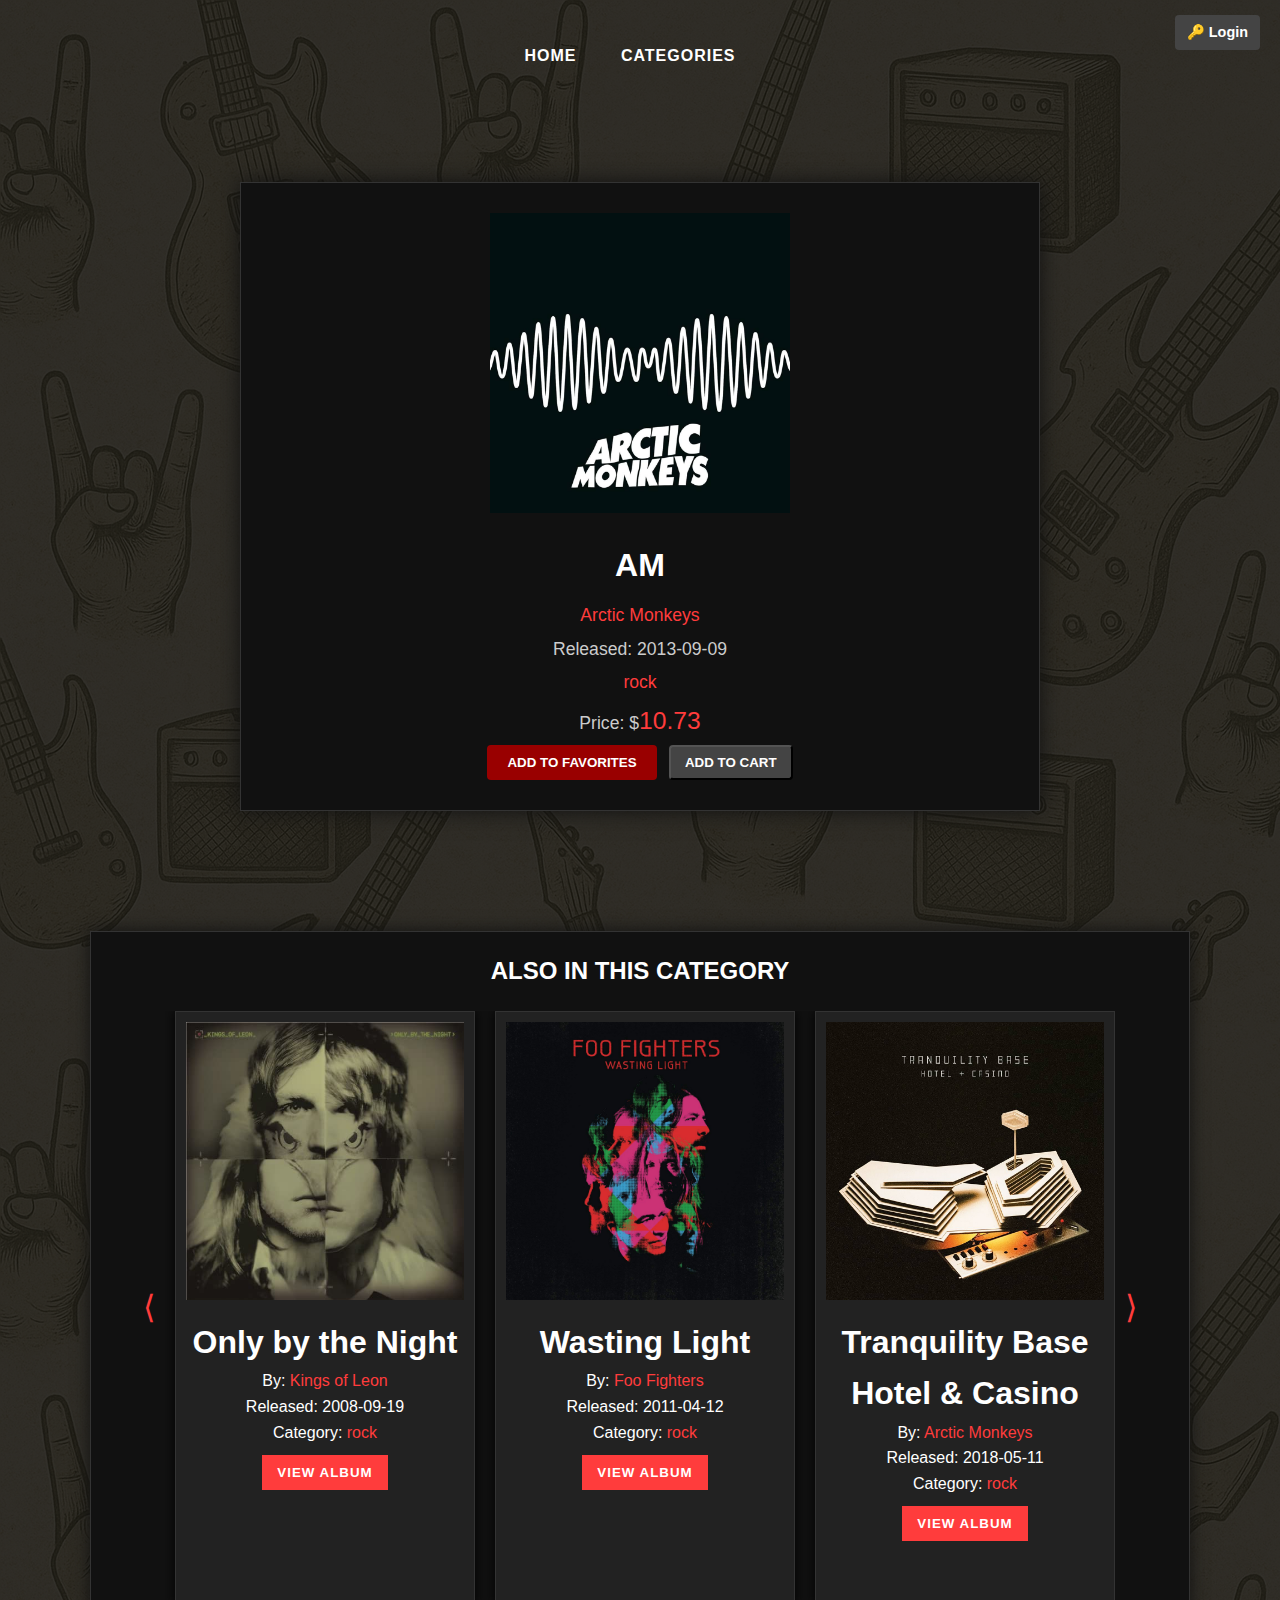
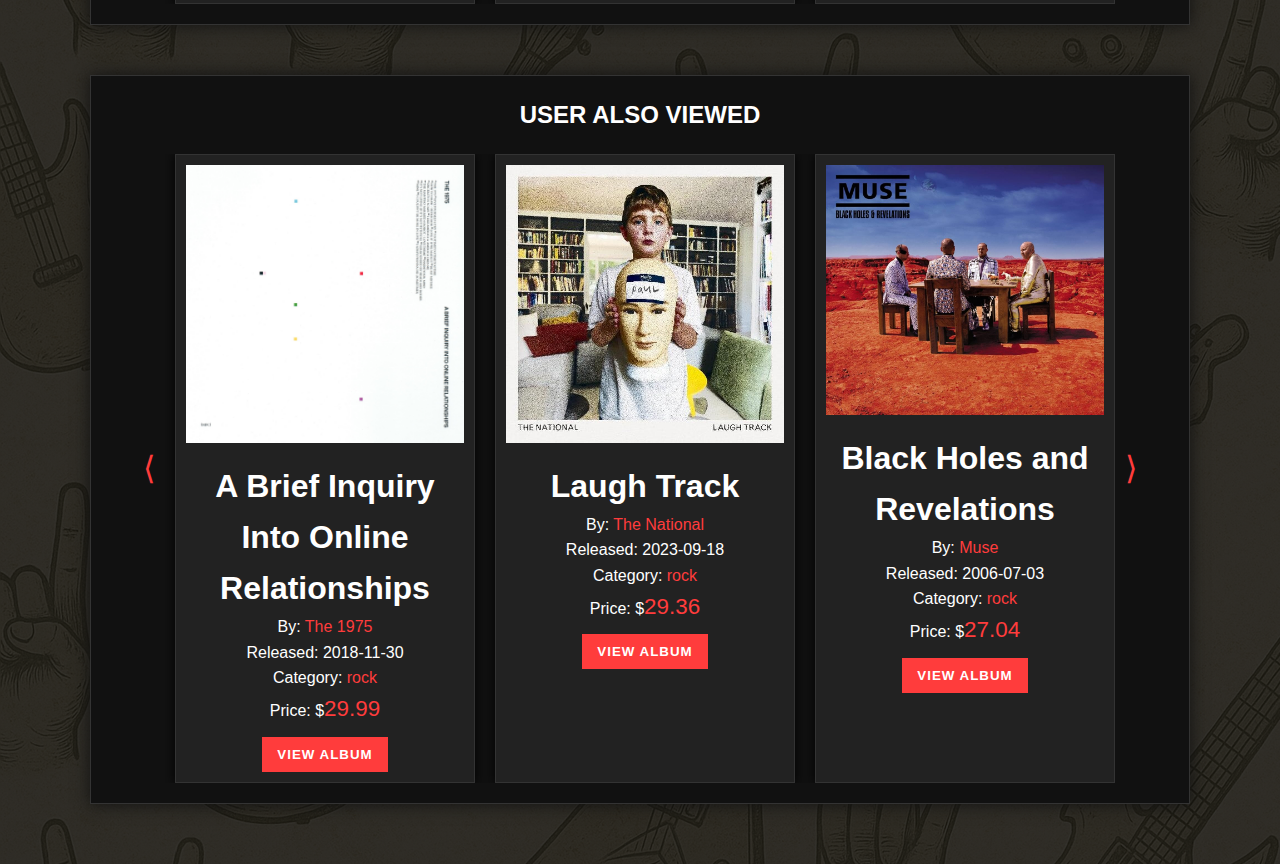
<file: albums/1000000001.html>
<!DOCTYPE html>
<html lang="en">

<head>
  <meta charset="UTF-8">
  <title>Album</title>
  <link rel="stylesheet" href="../assets/css/styles.css">
  <script src="../assets/js/session.js"></script>
  <script src="../assets/js/cart.js"></script>
  <script type="text/javascript" src="//cdn.evgnet.com/beacon/i5568l55556pfu3vc3n3n3v091557685/fm_dev/scripts/evergage.min.js"></script>
</head>

<body>
  <nav class="top-nav">
    <a href="../index.html" class="home-button">Home</a>
    <a href="../category.html" class="home-button">Categories</a>
    <div id="nav-right"></div>
    <div id="user-controls" class="user-controls"></div>
  </nav>
  <div class="container">
    <div id="album-page"></div>
    <div id="genre-reccomend"></div>
  </div>
  <div id="related-section-same-genre">
    <h2>Also in this category</h2>
    <div class="carousel-container-same-genre">
      <button class="carousel-btn prev">⟨</button>
      <div class="carousel" id="carousel"></div>
      <button class="carousel-btn next">⟩</button>
    </div>
  </div>

  <!-- Personalization Reccomend Start -->
   <!-- Use in Template -->
  <div id="related-section-recommend-1">
    <h2>User also Viewed</h2>
    <div class="carousel-container-recommend-1">
      <button class="carousel-btn prev-rec-1">⟨</button>
      <div class="carousel-recommend-1" id="carousel-recommend-1"></div>
      <button class="carousel-btn next-rec-1">⟩</button>
    </div>
  </div>
  <!-- Personalization Reccomend End -->

  <script src="../data.js"></script>
  <script>
    const url = new URL(window.location.href);
    const id = url.pathname.split('/').pop().replace('.html', '');
    const album = albums.find(x => x.id === id);

    const albumPage = document.getElementById('album-page');

    if (!album) {
      albumPage.innerHTML = '<p>Album not found</p>';
    } else {
      document.title = album.name + " - Album";
      albumPage.setAttribute('data-id', album.id);
      albumPage.innerHTML = `
        <img class="album-cover" src="../${album.cover}" alt="${album.name}">
        <h1>${album.name}</h1>
        <p class="album-band"><a href="../band.html?name=${encodeURIComponent(album.band)}">${album.band}</a></p>
        <p class="album-release">Released: ${album.releaseDate}</p>
        <p class="album-category"><a href="../category/${album.category}.html">${album.category}</a></p>
        <p>Price: $<span class="album-price" style="color:#ff3c3c;weight:bold;font-size:1.4em;">${album.price}</span></p>
        <button id="favoriteBtn" class="favorite-button">Add to Favorites</button>
        <button id="cartBtn" class="cart-button">Add to Cart</button>
      `;
    }

    // Related Albums Carousel
    const related = albums.filter(a => a.category === album.category && a.id !== album.id);
    const carousel = document.getElementById('carousel');

    const track = document.createElement('div');
    track.className = 'carousel-track';

    related.forEach(a => {
      const item = document.createElement('div');
      item.className = 'carousel-item';
      item.innerHTML = `
  <img src="../${a.cover}" alt="${a.name}">
  <h1>${a.name}</h1>
  <p>By: <a href="../band.html?name=${encodeURIComponent(a.band)}">${a.band}</a></p>
  <p>Released: ${a.releaseDate}</p>
  <p>Category: <a href="../category/${a.category}.html">${a.category}</a></p>
  <a href="${a.id}.html"><button>View Album</button></a>
`;
      track.appendChild(item);
    });

    carousel.appendChild(track);

    // Carousel functionality
    let index = 0;
    const itemsPerSlide = 3;
    const totalSlides = Math.ceil(related.length / itemsPerSlide);

    document.querySelector('.next').addEventListener('click', () => {
      if (index < totalSlides - 1) {
        index++;
        track.style.transform = `translateX(-${index * 960}px)`; // 900px = 3 cards
      }
    });

    document.querySelector('.prev').addEventListener('click', () => {
      if (index > 0) {
        index--;
        track.style.transform = `translateX(-${index * 960}px)`;
      }
    });




    // Related Albums Carousel
    // const relatedRec = albums.filter(a => a.category === album.category && a.id !== album.id);
    const relatedRec = albums
          .filter(a => a.category === album.category && a.id !== album.id)
          .sort((a, b) => parseFloat(b.price) - parseFloat(a.price));
    const carouselRec = document.getElementById('carousel-recommend-1');

    const trackRec = document.createElement('div');
    trackRec.className = 'carousel-track-recommend-1';

    relatedRec.forEach(a => {
      const itemRec = document.createElement('div');
      itemRec.className = 'carousel-item-recommend-1';
      itemRec.innerHTML = `
  <img src="../${a.cover}" alt="${a.name}">
  <h1>${a.name}</h1>
  <p>By: <a href="../band.html?name=${encodeURIComponent(a.band)}">${a.band}</a></p>
  <p>Released: ${a.releaseDate}</p>
  <p>Category: <a href="../category/${a.category}.html">${a.category}</a></p>
  <p>Price: $<span class="album-price" style="color:#ff3c3c;weight:bold;font-size:1.4em;">${a.price}</span></p>
  <a href="${a.id}.html"><button>View Album</button></a>
`;
      trackRec.appendChild(itemRec);
    });

    carouselRec.appendChild(trackRec);

    // Carousel functionality
    let indexRec = 0;
    const itemsPerSlideRec = 3;
    const totalSlidesRec = Math.ceil(relatedRec.length / itemsPerSlideRec);

    document.querySelector('.next-rec-1').addEventListener('click', () => {
      if (indexRec < totalSlidesRec - 1) {
        indexRec++;
        trackRec.style.transform = `translateX(-${indexRec * 960}px)`; // 900px = 3 cards
      }
    });

    document.querySelector('.prev-rec-1').addEventListener('click', () => {
      if (indexRec > 0) {
        indexRec--;
        trackRec.style.transform = `translateX(-${indexRec * 960}px)`;
      }
    });






  </script>
  <script>
    // Cookie helpers
    function setCookie(name, value) {
      document.cookie = `${name}=${encodeURIComponent(value)}; path=/`;
    }
    function getCookie(name) {
      const value = `; ${document.cookie}`;
      const parts = value.split(`; ${name}=`);
      if (parts.length === 2) return decodeURIComponent(parts.pop().split(';').shift());
      return null;
    }

    function getFavorites() {
      const favs = getCookie('favorites');
      return favs ? JSON.parse(favs) : [];
    }

    function saveFavorites(favs) {
      setCookie('favorites', JSON.stringify(favs));
    }

    const favBtn = document.getElementById('favoriteBtn');
    let favorites = getFavorites();

    if (favorites.includes(album.id)) {
      favBtn.textContent = "Remove from Favorites";
      favBtn.classList.add("added");
    }

    favBtn.addEventListener('click', () => {
      favorites = getFavorites();
      if (favorites.includes(album.id)) {
        // Remove from favorites
        favorites = favorites.filter(id => id !== album.id);
        saveFavorites(favorites);
        favBtn.textContent = "Add to Favorites";
        favBtn.classList.remove("added");
      } else {
        // Add to favorites
        favorites.push(album.id);
        saveFavorites(favorites);
        favBtn.textContent = "Remove from Favorites";
        console.log("Added to Favorites")
        favBtn.classList.add("added");
      }
    });

    const cartBtn = document.getElementById('cartBtn');
    const albumId = album.id;
    const cart = getCart();

    if (cart.includes(albumId)) {
      cartBtn.textContent = "Remove from Cart";
      cartBtn.classList.add("in-cart");
    }

    cartBtn.addEventListener('click', () => toggleCart(albumId, cartBtn));

  </script>
</body>

</html>
</file>
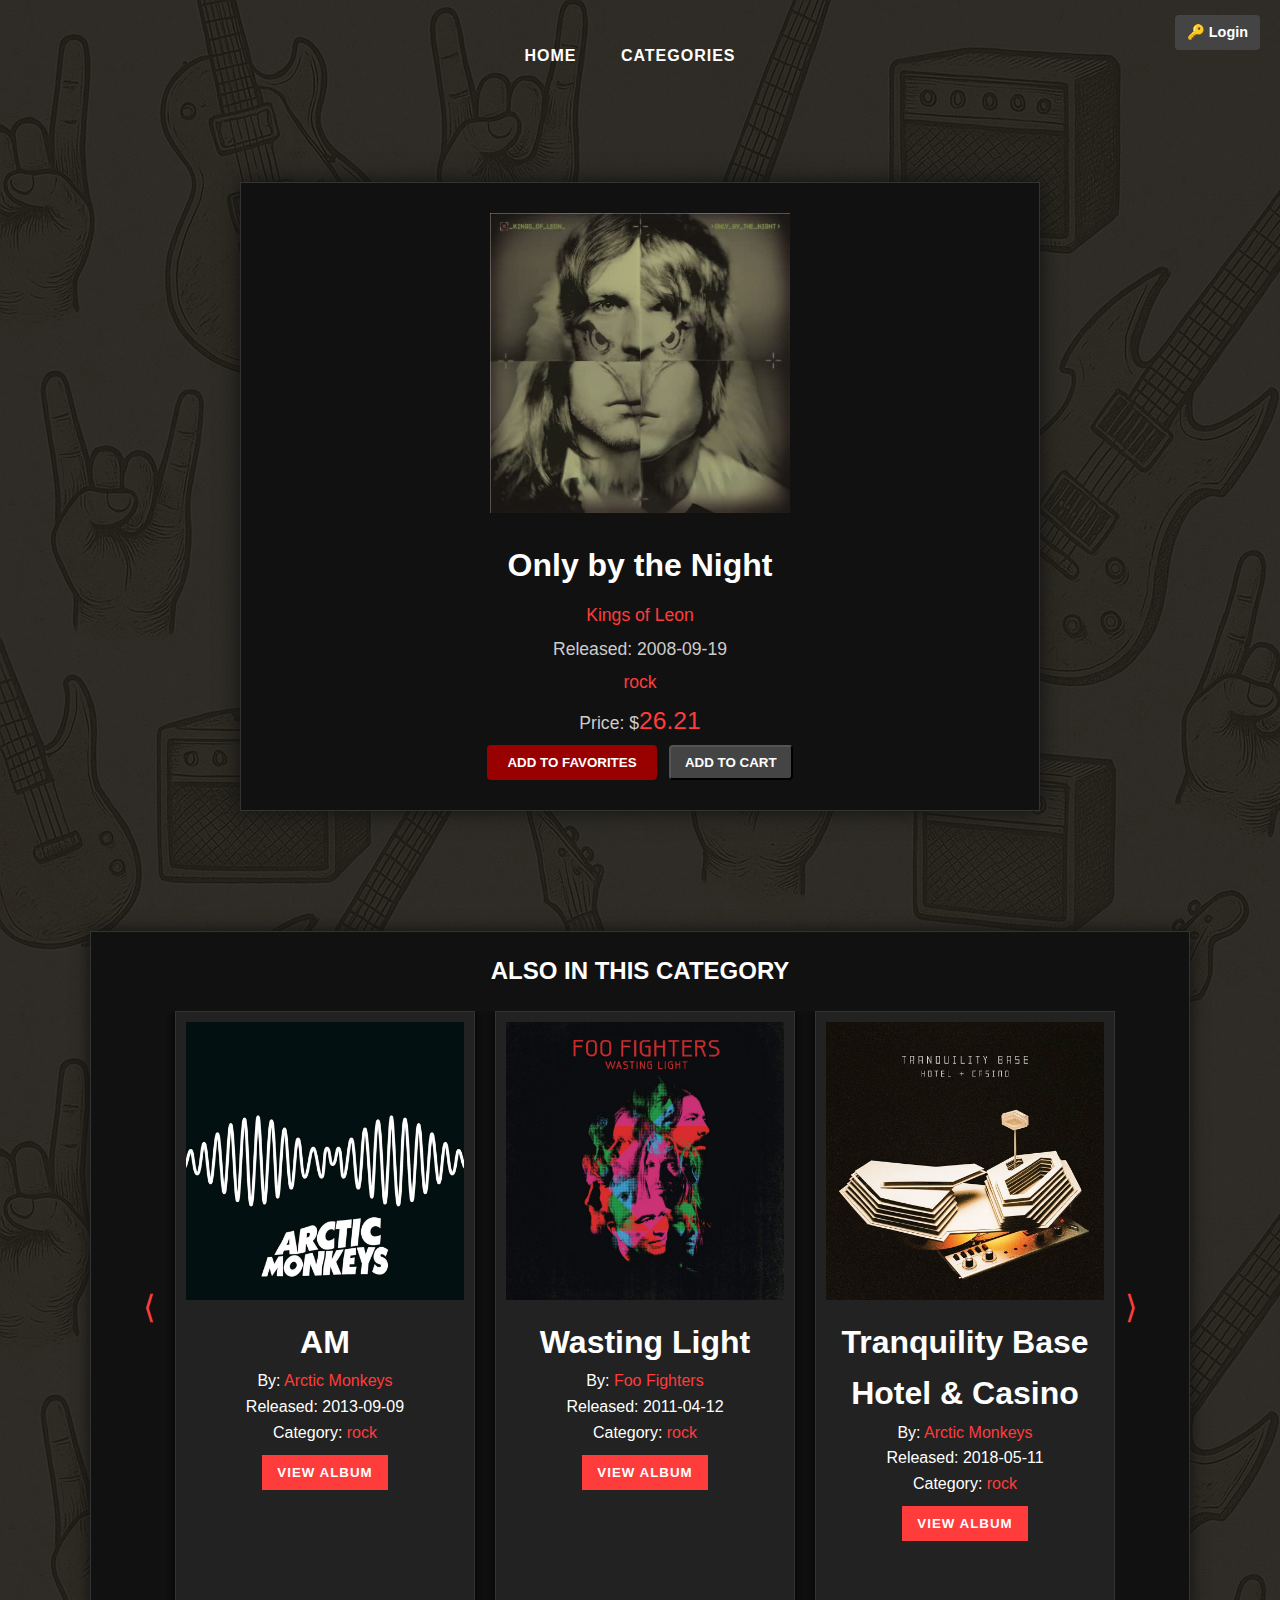
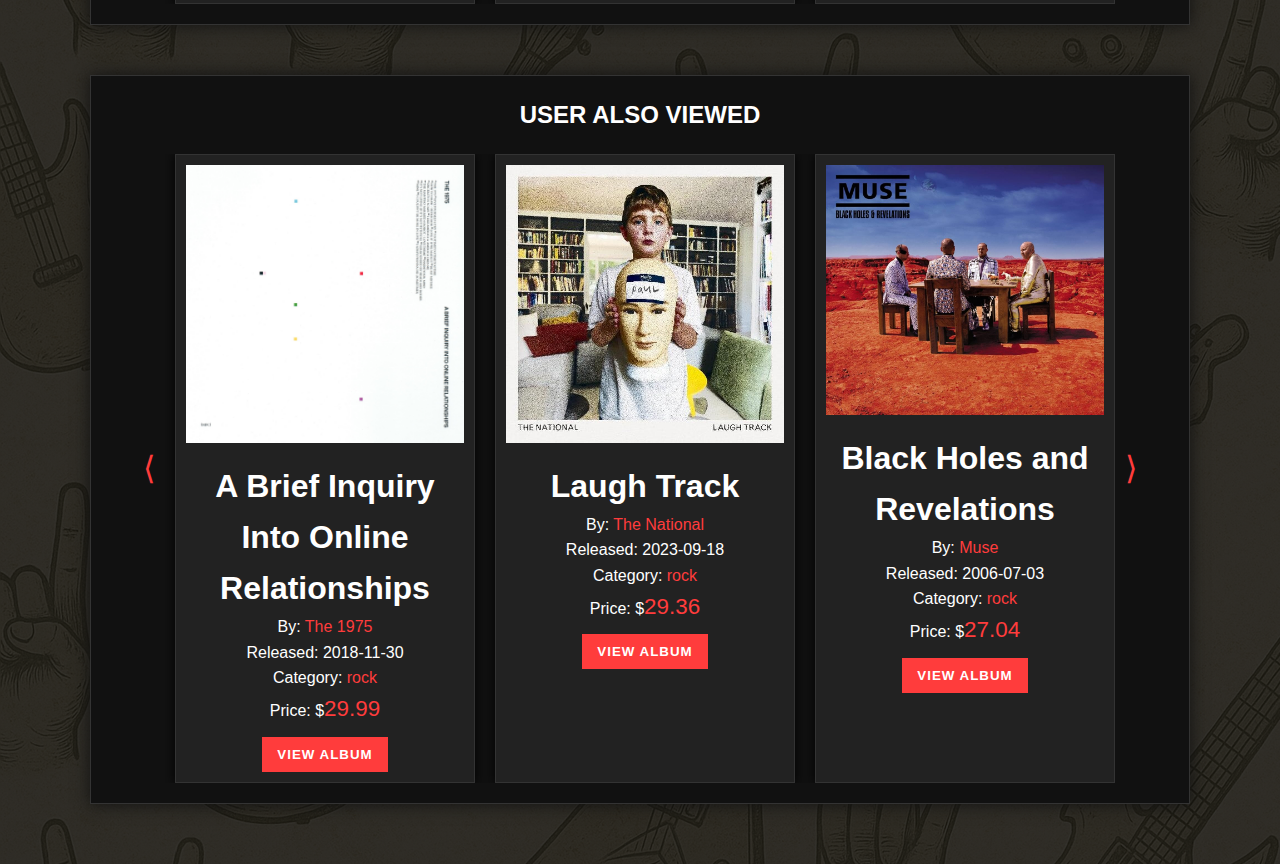
<file: albums/1000000002.html>
<!DOCTYPE html>
<html lang="en">

<head>
  <meta charset="UTF-8">
  <title>Album</title>
  <link rel="stylesheet" href="../assets/css/styles.css">
  <script src="../assets/js/session.js"></script>
  <script src="../assets/js/cart.js"></script>
  <script type="text/javascript" src="//cdn.evgnet.com/beacon/i5568l55556pfu3vc3n3n3v091557685/fm_dev/scripts/evergage.min.js"></script>
</head>

<body>
  <nav class="top-nav">
    <a href="../index.html" class="home-button">Home</a>
    <a href="../category.html" class="home-button">Categories</a>
    <div id="nav-right"></div>
    <div id="user-controls" class="user-controls"></div>
  </nav>
  <div class="container">
    <div id="album-page"></div>
    <div id="genre-reccomend"></div>
  </div>
  <div id="related-section-same-genre">
    <h2>Also in this category</h2>
    <div class="carousel-container-same-genre">
      <button class="carousel-btn prev">⟨</button>
      <div class="carousel" id="carousel"></div>
      <button class="carousel-btn next">⟩</button>
    </div>
  </div>

  <!-- Personalization Reccomend Start -->
   <!-- Use in Template -->
  <div id="related-section-recommend-1">
    <h2>User also Viewed</h2>
    <div class="carousel-container-recommend-1">
      <button class="carousel-btn prev-rec-1">⟨</button>
      <div class="carousel-recommend-1" id="carousel-recommend-1"></div>
      <button class="carousel-btn next-rec-1">⟩</button>
    </div>
  </div>
  <!-- Personalization Reccomend End -->

  <script src="../data.js"></script>
  <script>
    const url = new URL(window.location.href);
    const id = url.pathname.split('/').pop().replace('.html', '');
    const album = albums.find(x => x.id === id);

    const albumPage = document.getElementById('album-page');

    if (!album) {
      albumPage.innerHTML = '<p>Album not found</p>';
    } else {
      document.title = album.name + " - Album";
      albumPage.setAttribute('data-id', album.id);
      albumPage.innerHTML = `
        <img class="album-cover" src="../${album.cover}" alt="${album.name}">
        <h1>${album.name}</h1>
        <p class="album-band"><a href="../band.html?name=${encodeURIComponent(album.band)}">${album.band}</a></p>
        <p class="album-release">Released: ${album.releaseDate}</p>
        <p class="album-category"><a href="../category/${album.category}.html">${album.category}</a></p>
        <p>Price: $<span class="album-price" style="color:#ff3c3c;weight:bold;font-size:1.4em;">${album.price}</span></p>
        <button id="favoriteBtn" class="favorite-button">Add to Favorites</button>
        <button id="cartBtn" class="cart-button">Add to Cart</button>
      `;
    }

    // Related Albums Carousel
    const related = albums.filter(a => a.category === album.category && a.id !== album.id);
    const carousel = document.getElementById('carousel');

    const track = document.createElement('div');
    track.className = 'carousel-track';

    related.forEach(a => {
      const item = document.createElement('div');
      item.className = 'carousel-item';
      item.innerHTML = `
  <img src="../${a.cover}" alt="${a.name}">
  <h1>${a.name}</h1>
  <p>By: <a href="../band.html?name=${encodeURIComponent(a.band)}">${a.band}</a></p>
  <p>Released: ${a.releaseDate}</p>
  <p>Category: <a href="../category/${a.category}.html">${a.category}</a></p>
  <a href="${a.id}.html"><button>View Album</button></a>
`;
      track.appendChild(item);
    });

    carousel.appendChild(track);

    // Carousel functionality
    let index = 0;
    const itemsPerSlide = 3;
    const totalSlides = Math.ceil(related.length / itemsPerSlide);

    document.querySelector('.next').addEventListener('click', () => {
      if (index < totalSlides - 1) {
        index++;
        track.style.transform = `translateX(-${index * 960}px)`; // 900px = 3 cards
      }
    });

    document.querySelector('.prev').addEventListener('click', () => {
      if (index > 0) {
        index--;
        track.style.transform = `translateX(-${index * 960}px)`;
      }
    });




    // Related Albums Carousel
    // const relatedRec = albums.filter(a => a.category === album.category && a.id !== album.id);
    const relatedRec = albums
          .filter(a => a.category === album.category && a.id !== album.id)
          .sort((a, b) => parseFloat(b.price) - parseFloat(a.price));
    const carouselRec = document.getElementById('carousel-recommend-1');

    const trackRec = document.createElement('div');
    trackRec.className = 'carousel-track-recommend-1';

    relatedRec.forEach(a => {
      const itemRec = document.createElement('div');
      itemRec.className = 'carousel-item-recommend-1';
      itemRec.innerHTML = `
  <img src="../${a.cover}" alt="${a.name}">
  <h1>${a.name}</h1>
  <p>By: <a href="../band.html?name=${encodeURIComponent(a.band)}">${a.band}</a></p>
  <p>Released: ${a.releaseDate}</p>
  <p>Category: <a href="../category/${a.category}.html">${a.category}</a></p>
  <p>Price: $<span class="album-price" style="color:#ff3c3c;weight:bold;font-size:1.4em;">${a.price}</span></p>
  <a href="${a.id}.html"><button>View Album</button></a>
`;
      trackRec.appendChild(itemRec);
    });

    carouselRec.appendChild(trackRec);

    // Carousel functionality
    let indexRec = 0;
    const itemsPerSlideRec = 3;
    const totalSlidesRec = Math.ceil(relatedRec.length / itemsPerSlideRec);

    document.querySelector('.next-rec-1').addEventListener('click', () => {
      if (indexRec < totalSlidesRec - 1) {
        indexRec++;
        trackRec.style.transform = `translateX(-${indexRec * 960}px)`; // 900px = 3 cards
      }
    });

    document.querySelector('.prev-rec-1').addEventListener('click', () => {
      if (indexRec > 0) {
        indexRec--;
        trackRec.style.transform = `translateX(-${indexRec * 960}px)`;
      }
    });






  </script>
  <script>
    // Cookie helpers
    function setCookie(name, value) {
      document.cookie = `${name}=${encodeURIComponent(value)}; path=/`;
    }
    function getCookie(name) {
      const value = `; ${document.cookie}`;
      const parts = value.split(`; ${name}=`);
      if (parts.length === 2) return decodeURIComponent(parts.pop().split(';').shift());
      return null;
    }

    function getFavorites() {
      const favs = getCookie('favorites');
      return favs ? JSON.parse(favs) : [];
    }

    function saveFavorites(favs) {
      setCookie('favorites', JSON.stringify(favs));
    }

    const favBtn = document.getElementById('favoriteBtn');
    let favorites = getFavorites();

    if (favorites.includes(album.id)) {
      favBtn.textContent = "Remove from Favorites";
      favBtn.classList.add("added");
    }

    favBtn.addEventListener('click', () => {
      favorites = getFavorites();
      if (favorites.includes(album.id)) {
        // Remove from favorites
        favorites = favorites.filter(id => id !== album.id);
        saveFavorites(favorites);
        favBtn.textContent = "Add to Favorites";
        favBtn.classList.remove("added");
      } else {
        // Add to favorites
        favorites.push(album.id);
        saveFavorites(favorites);
        favBtn.textContent = "Remove from Favorites";
        console.log("Added to Favorites")
        favBtn.classList.add("added");
      }
    });

    const cartBtn = document.getElementById('cartBtn');
    const albumId = album.id;
    const cart = getCart();

    if (cart.includes(albumId)) {
      cartBtn.textContent = "Remove from Cart";
      cartBtn.classList.add("in-cart");
    }

    cartBtn.addEventListener('click', () => toggleCart(albumId, cartBtn));

  </script>
</body>

</html>
</file>
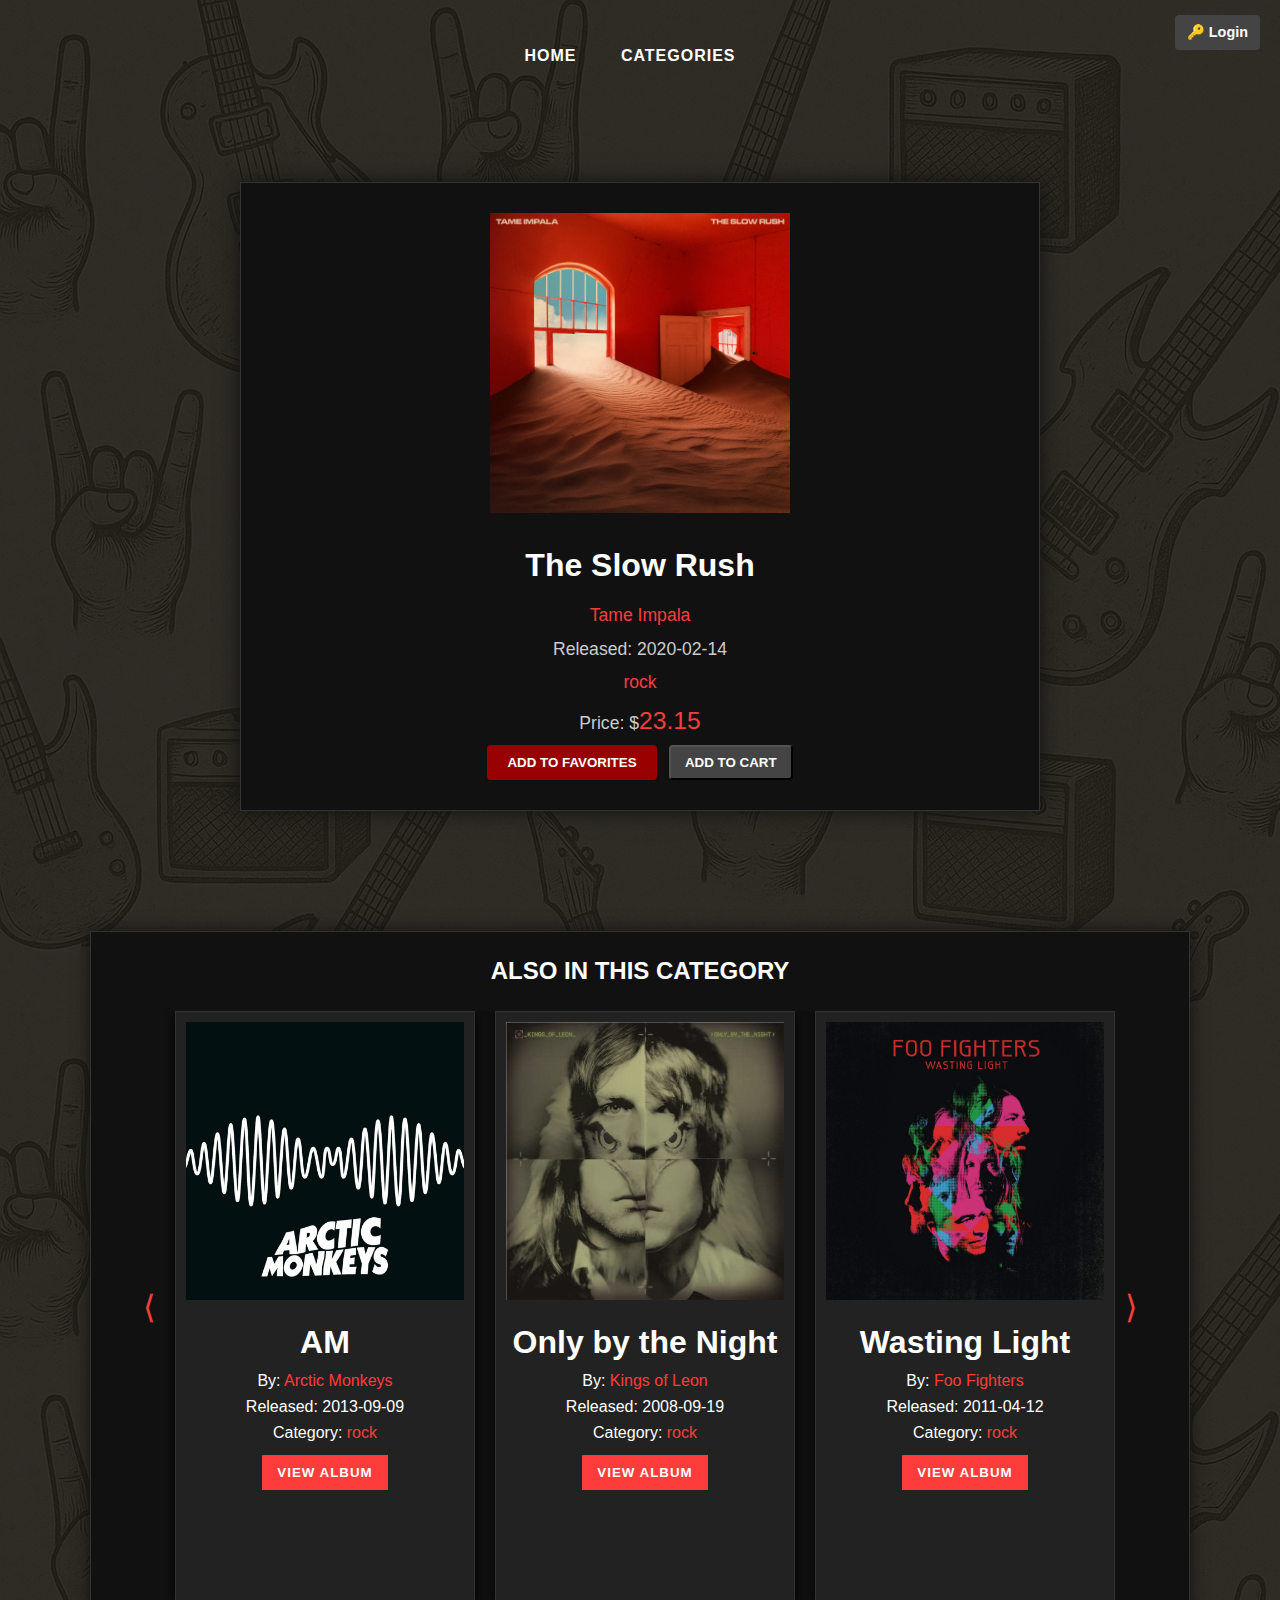
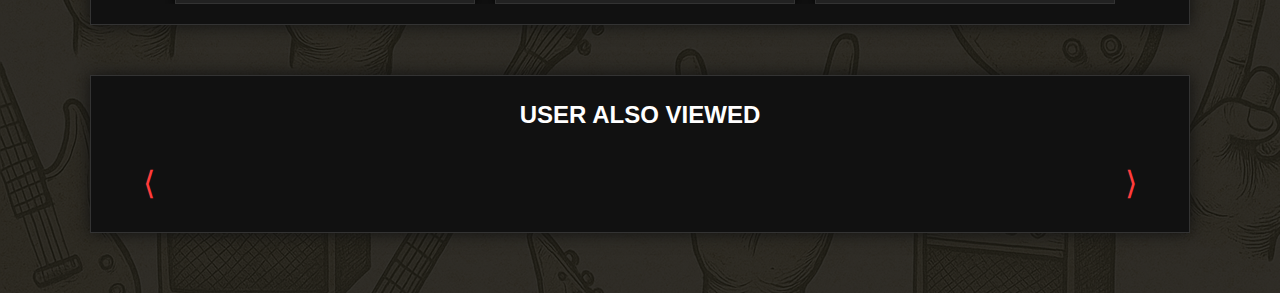
<file: albums/1000000008.html>
<!DOCTYPE html>
<html lang="en">

<head>
  <meta charset="UTF-8">
  <title>Album</title>
  <link rel="stylesheet" href="../assets/css/styles.css">
  <script src="../assets/js/session.js"></script>
  <script src="../assets/js/cart.js"></script>
  <script type="text/javascript" src="//cdn.evgnet.com/beacon/i5568l55556pfu3vc3n3n3v091557685/fm_dev/scripts/evergage.min.js"></script>
</head>

<body>
  <nav class="top-nav">
    <a href="../index.html" class="home-button">Home</a>
    <a href="../category.html" class="home-button">Categories</a>
    <div id="nav-right"></div>
    <div id="user-controls" class="user-controls"></div>
  </nav>
  <div class="container">
    <div id="album-page"></div>
    <div id="genre-reccomend"></div>
  </div>
  <div id="related-section-same-genre">
    <h2>Also in this category</h2>
    <div class="carousel-container-same-genre">
      <button class="carousel-btn prev">⟨</button>
      <div class="carousel" id="carousel"></div>
      <button class="carousel-btn next">⟩</button>
    </div>
  </div>

  <!-- Personalization Reccomend Start -->
   <!-- Use in Template -->
  <div id="related-section-recommend-1">
    <h2>User also Viewed</h2>
    <div class="carousel-container-recommend-1">
      <button class="carousel-btn prev-rec-1">⟨</button>
      <div class="carousel-recommend-1" id="carousel-recommend-1"></div>
      <button class="carousel-btn next-rec-1">⟩</button>
    </div>
  </div>
  <!-- Personalization Reccomend End -->

  <script src="../data.js"></script>
  <script>
    const url = new URL(window.location.href);
    const id = url.pathname.split('/').pop().replace('.html', '');
    const album = albums.find(x => x.id === id);

    const albumPage = document.getElementById('album-page');

    if (!album) {
      albumPage.innerHTML = '<p>Album not found</p>';
    } else {
      albumPage.setAttribute('data-id', album.id);
      albumPage.innerHTML = `
        <img class="album-cover" src="../${album.cover}" alt="${album.name}">
        <h1>${album.name}</h1>
        <p class="album-band"><a href="../band.html?name=${encodeURIComponent(album.band)}">${album.band}</a></p>
        <p class="album-release">Released: ${album.releaseDate}</p>
        <p class="album-category"><a href="../category/${album.category}.html">${album.category}</a></p>
        <p>Price: $<span class="album-price" style="color:#ff3c3c;weight:bold;font-size:1.4em;">${album.price}</span></p>
        <button id="favoriteBtn" class="favorite-button">Add to Favorites</button>
        <button id="cartBtn" class="cart-button">Add to Cart</button>
      `;
    }

    // Related Albums Carousel
    const related = albums.filter(a => a.category === album.category && a.id !== album.id);
    const carousel = document.getElementById('carousel');

    const track = document.createElement('div');
    track.className = 'carousel-track';

    related.forEach(a => {
      const item = document.createElement('div');
      item.className = 'carousel-item';
      item.innerHTML = `
  <img src="../${a.cover}" alt="${a.name}">
  <h1>${a.name}</h1>
  <p>By: <a href="../band.html?name=${encodeURIComponent(a.band)}">${a.band}</a></p>
  <p>Released: ${a.releaseDate}</p>
  <p>Category: <a href="../category/${a.category}.html">${a.category}</a></p>
  <a href="${a.id}.html"><button>View Album</button></a>
`;
      track.appendChild(item);
    });

    carousel.appendChild(track);

    // Carousel functionality
    let index = 0;
    const itemsPerSlide = 3;
    const totalSlides = Math.ceil(related.length / itemsPerSlide);

    document.querySelector('.next').addEventListener('click', () => {
      if (index < totalSlides - 1) {
        index++;
        track.style.transform = `translateX(-${index * 960}px)`; // 900px = 3 cards
      }
    });

    document.querySelector('.prev').addEventListener('click', () => {
      if (index > 0) {
        index--;
        track.style.transform = `translateX(-${index * 960}px)`;
      }
    });




    // Related Albums Carousel
//     const relatedRec = albums.filter(a => a.category === album.category && a.id !== album.id);
//     const carouselRec = document.getElementById('carousel-recommend-1');

//     const trackRec = document.createElement('div');
//     trackRec.className = 'carousel-track-recommend-1';

//     relatedRec.forEach(a => {
//       const itemRec = document.createElement('div');
//       itemRec.className = 'carousel-item-recommend-1';
//       itemRec.innerHTML = `
//   <img src="../${a.cover}" alt="${a.name}">
//   <h1>${a.name}</h1>
//   <p>By: <a href="../band.html?name=${encodeURIComponent(a.band)}">${a.band}</a></p>
//   <p>Released: ${a.releaseDate}</p>
//   <p>Category: <a href="../category/${a.category}.html">${a.category}</a></p>
//   <a href="${a.id}.html"><button>View Album</button></a>
// `;
//       trackRec.appendChild(itemRec);
//     });

//     carouselRec.appendChild(trackRec);

//     // Carousel functionality
//     let indexRec = 0;
//     const itemsPerSlideRec = 3;
//     const totalSlidesRec = Math.ceil(relatedRec.length / itemsPerSlideRec);

//     document.querySelector('.next-rec-1').addEventListener('click', () => {
//       if (indexRec < totalSlidesRec - 1) {
//         indexRec++;
//         trackRec.style.transform = `translateX(-${indexRec * 960}px)`; // 900px = 3 cards
//       }
//     });

//     document.querySelector('.prev-rec-1').addEventListener('click', () => {
//       if (indexRec > 0) {
//         indexRec--;
//         trackRec.style.transform = `translateX(-${indexRec * 960}px)`;
//       }
//     });






  </script>
  <script>
    // Cookie helpers
    function setCookie(name, value) {
      document.cookie = `${name}=${encodeURIComponent(value)}; path=/`;
    }
    function getCookie(name) {
      const value = `; ${document.cookie}`;
      const parts = value.split(`; ${name}=`);
      if (parts.length === 2) return decodeURIComponent(parts.pop().split(';').shift());
      return null;
    }

    function getFavorites() {
      const favs = getCookie('favorites');
      return favs ? JSON.parse(favs) : [];
    }

    function saveFavorites(favs) {
      setCookie('favorites', JSON.stringify(favs));
    }

    const favBtn = document.getElementById('favoriteBtn');
    let favorites = getFavorites();

    if (favorites.includes(album.id)) {
      favBtn.textContent = "Remove from Favorites";
      favBtn.classList.add("added");
    }

    favBtn.addEventListener('click', () => {
      favorites = getFavorites();
      if (favorites.includes(album.id)) {
        // Remove from favorites
        favorites = favorites.filter(id => id !== album.id);
        saveFavorites(favorites);
        favBtn.textContent = "Add to Favorites";
        favBtn.classList.remove("added");
      } else {
        // Add to favorites
        favorites.push(album.id);
        saveFavorites(favorites);
        favBtn.textContent = "Remove from Favorites";
        console.log("Added to Favorites")
        favBtn.classList.add("added");
      }
    });

    const cartBtn = document.getElementById('cartBtn');
    const albumId = album.id;
    const cart = getCart();

    if (cart.includes(albumId)) {
      cartBtn.textContent = "Remove from Cart";
      cartBtn.classList.add("in-cart");
    }

    cartBtn.addEventListener('click', () => toggleCart(albumId, cartBtn));

  </script>
</body>

</html>
</file>
<file: assets/css/styles.css>
/* General Reset and Typography */
* {
  margin: 0;
  padding: 0;
  box-sizing: border-box;
}

body {
  /* background-color: #000; */
  background: linear-gradient(
              rgba(0,0,0,0.8), /* Top overlay color */
              rgba(0,0,0,0.8)  /* Bottom overlay color */
            ),
            url('../images/bg2.png');
  color: #000;
  font-family: 'Segoe UI', Tahoma, Geneva, Verdana, sans-serif;
  line-height: 1.6;
  padding-bottom: 60px;
}

/* Links */
a {
  color: #ff3c3c;
  text-decoration: none;
}
a:hover {
  text-decoration: underline;
}

h1 {
  text-align: center;
}

/* Content Wrapper */
.container {
  width: 900px;
  margin: 0 auto; /* centers it horizontally */
  padding: 20px;
}

/* Hero Banner */
.hero {
  width: 1000px;
  height: 350px;
  margin: 0 auto; /* keeps it centered */
  background: url('../images/hero.png') center/cover no-repeat;
  position: relative;
  display: flex;
  align-items: center;
  justify-content: center;
  text-align: center;
  border: 2px solid #161616;
  box-shadow: 0 0 20px #111;
}


.hero-text h1 {
  font-size: 3em;
  letter-spacing: 2px;
  text-transform: uppercase;
  color: #fff;
}

.hero-text p {
  font-size: 1.2em;
  color: #bbb;
  margin-top: 10px;
}

/* Introduction */
.intro {
  padding: 40px 20px;
  text-align: center;
  background-color: rgba(0,0,0,0.3);
  color: #bbb;
  font-size: 1.2em;
  border-top: 2px solid #222;
  border-bottom: 2px solid #222;
}

/* Catalog and Album Cards */
.catalog {
  display: flex;
  flex-direction: column;
  gap: 40px;
}

.row {
  display: flex;
  justify-content: space-between;
  gap: 20px;
  flex-wrap: wrap;
}

.album-card {
  background-color: rgba(16,16,16,0.5);
  border: 1px solid #161616;
  box-shadow: 0 0 10px #111;
  padding: 15px;
  width: 30%; /* ensures 3 per row */
  transition: transform 0.3s ease, box-shadow 0.3s ease;
  text-align: center;
}

.album-card:hover {
  transform: scale(1.03);
  box-shadow: 0 0 15px #ff3c3c;
}
.album-card img {
  width: 100%;
  height: auto;
  border-bottom: 2px solid #222;
  margin-bottom: 10px;
}
.album-card h3 {
  color: #fff;
  margin: 10px 0 5px;
  font-size: 1.1em;
}
.album-card p {
  color: #aaa;
  margin: 5px 0;
}
.album-card button,
.carousel-item button,
.carousel-item-recommend-1 button,
.login-box button,
.login-home-button {
  background-color: #ff3c3c;
  color: white;
  border: none;
  padding: 10px 15px;
  margin-top: 10px;
  cursor: pointer;
  text-transform: uppercase;
  font-weight: bold;
  letter-spacing: 1px;
}

.login-home-button,
.top-nav .home-button {
  border-radius: 4px;
  margin-bottom: 20px;
  margin: 5px 5px;
}

.login-home-button {
  margin-bottom: 40px !important;
}

.login-home-button:hover,
.top-nav .home-button:hover {
  transform: scale(1.1);
}

.album-card button:hover {
  background-color: #cc0000;
  transform: scale(1.05);
}

/* Album Detail Page */
#album-page {
  max-width: 800px;
  margin: 50px auto;
  padding: 30px;
  background-color: #111;
  border: 1px solid #333;
  box-shadow: 0 0 20px #111;
  text-align: center;
}
#album-page img {
  width: 300px;
  margin-bottom: 20px;
}
#album-page h1 {
  color: #fff;
  font-size: 2em;
  margin-bottom: 10px;
}
#album-page p {
  color: #ccc;
  margin: 5px 0;
  font-size: 1.1em;
}

/* Category List */
ul {
  list-style-type: none;
  padding: 40px;
  display: flex;
  justify-content: center;
  gap: 30px;
}
ul li {
  font-size: 1.3em;
  text-transform: uppercase;
}

/* Footer */
footer {
  position: fixed;
  bottom: 0;
  left: 0;
  width: 100%;
  background-color: #111;
  color: #666;
  text-align: center;
  padding: 10px 0;
  border-top: 1px solid #222;
  font-size: 0.9em;
}

/* Category-specific hero banners */
.rock-hero {
  background: url('../images/hero_rock.png') center/cover no-repeat;
}
.metal-hero {
  background: url('../images/hero_metal.png') center/cover no-repeat;
}
.punk-hero {
  background: url('../images/hero_punk.png') center/cover no-repeat;
}
.metalcore-hero {
  background: url('../images/hero_metalcore.png') center/cover no-repeat;
}
.bands-hero {
  background: url('../images/hero_bands.png') center/cover no-repeat;
}
.categories-hero {
  background: url('../images/hero_categories.png') center/cover no-repeat;
}

/* Top Navigation */
.top-nav {
  /* background-color: #111; */
  padding: 10px 20px;
  width: 900px;
  margin: 20px auto 20px;
  text-align: center;
}

.home-button {
  display: inline-block;
  /* background-color: #ff3c3c; */
  color: white;
  padding: 8px 15px;
  text-decoration: none;
  text-transform: uppercase;
  font-weight: bold;
  letter-spacing: 1px;
  /* border-radius: 4px; */
  transition: background 0.3s ease;
}

.home-button:hover {
  /* background-color: #cc0000; */
  transform: scale(1.05);
  text-decoration: none;
}

/* Related Albums Carousel */
#related-section-same-genre,
#related-section-recommend-1 {
  width: 1100px;
  margin: 50px auto 0;
  padding: 20px;
  background-color: #111;
  border: 1px solid #333;
  box-shadow: 0 0 15px #111;
}

#related-section-same-genre h2,
#related-section-recommend-1 h2 {
  color: #fff;
  margin-bottom: 20px;
  text-align: center;
  text-transform: uppercase;
}

.carousel-container-same-genre,
.carousel-container-recommend-1 {
  display: flex;
  align-items: center;
  justify-content: center;
  position: relative;
}

.carousel,
.carousel-recommend-1 {
  display: flex;
  overflow: hidden;
  width: 950px; /* same width as your container */
}

.carousel-track,
.carousel-track-recommend-1 {
  display: flex;
  transition: transform 0.5s ease-in-out;
}

.carousel-item,
.carousel-item-recommend-1 {
  flex: 0 0 300px; /* 3 items fit in 900px */
  margin: 0 10px;
  background-color: #222;
  border: 1px solid #333;
  box-shadow: 0 0 10px #000;
  text-align: center;
  padding: 10px;
  color: #fff;
}

.carousel-item img,
.carousel-item-recommend-1 img {
  width: 100%;
  height: auto;
  margin-bottom: 10px;
}

.carousel-btn {
  background: none;
  border: none;
  color: #ff3c3c;
  font-size: 2em;
  cursor: pointer;
  padding: 10px;
  transition: color 0.3s ease;
}
.carousel-btn:hover {
  color: #cc0000;
}

/* Login Button */
#nav-right {
  float: right;
  margin-right: 20px;
  margin-top: 5px;
}

.login-button {
  background: #ff3c3c;
  padding: 6px 12px;
  color: #fff;
  text-decoration: none;
  border-radius: 4px;
  font-weight: bold;
}

.login-button:hover {
  background: #cc0000;
  transform: scale(1.03) !important;
}


/* Add To Favorite Button */
.favorite-button {
  background: #900; /* darker red than normal buttons */
  border: none;
  color: #fff;
  padding: 10px 20px;
  text-transform: uppercase;
  font-weight: bold;
  border-radius: 4px;
  cursor: pointer;
  transition: background 0.3s ease, transform 0.2s ease;
}

.favorite-button:hover {
  background: #ff3c3c;
  transform: scale(1.05);
}

.favorite-button.added {
  background: #333;
  color: #ff3c3c;
  border: 1px solid #ff3c3c;
}

/* Add to Cart Button */
.cart-button {
  background: #444;
  padding: 8px 14px;
  color: #fff;
  font-weight: bold;
  text-transform: uppercase;
  border-radius: 4px;
  margin-left: 8px;
  cursor: pointer;
  transition: background 0.3s ease, transform 0.2s ease;
}

.cart-button:hover {
  background: #ff3c3c;
  transform: scale(1.05);
}

.cart-button.in-cart {
  background: #222;
  border: 1px solid #ff3c3c;
  color: #ff3c3c;
}


/* Cart Page */
.user-controls {
  position: absolute;
  top: 15px;
  right: 20px;
  display: flex;
  gap: 15px;
  align-items: center;
  font-size: 0.9em;
}

.user-controls a {
  background: #444;
  padding: 6px 12px;
  border-radius: 4px;
  text-decoration: none;
  color: #fff;
  font-weight: bold;
  transition: background 0.3s ease;
}

.user-controls a:hover {
  background: #ff3c3c;
}

.logged-in {
  color: #0f0;
  font-weight: bold;
}

.cart-link {
  background: #900;
}

.cart-link:hover {
  background: #cc0000;
}

/* Checkout Button */
.checkout-button {
  background: #ff3c3c;
  color: #fff;
  font-size: 1.2em;
  font-weight: bold;
  padding: 12px 24px;
  border: none;
  border-radius: 6px;
  cursor: pointer;
  transition: background 0.3s ease, transform 0.2s ease;
}

.checkout-button:hover {
  background: #cc0000;
  transform: scale(1.05);
}

#band-list {
  background-color: rgba(16,16,16,0.5);
  display: grid;
  grid-template-columns: repeat(3, 1fr); /* 3 equal columns */
  gap: 1rem; /* space between items */
  list-style: none; /* optional: remove bullets */
  padding: 0;
  margin: 0;
}

#band-list li {
  border: 1px solid #ddd;
  text-align: center;
}

#band-list li a {
  display: block;
  padding: 1rem;
  height: 100%;
  width: 100%;
  text-decoration: none;
}

#band-list li a:hover {
  color: #ff3c3c;
  transform: scale(1.05);
}

/* Logout button */
.logout-button {
  background: #444;
  border: none;
  padding: 6px 12px;
  border-radius: 4px;
  color: #fff;
  font-weight: bold;
  cursor: pointer;
  transition: background 0.3s ease;
}

.logout-button:hover {
  background: #ff3c3c;
}
</file>
